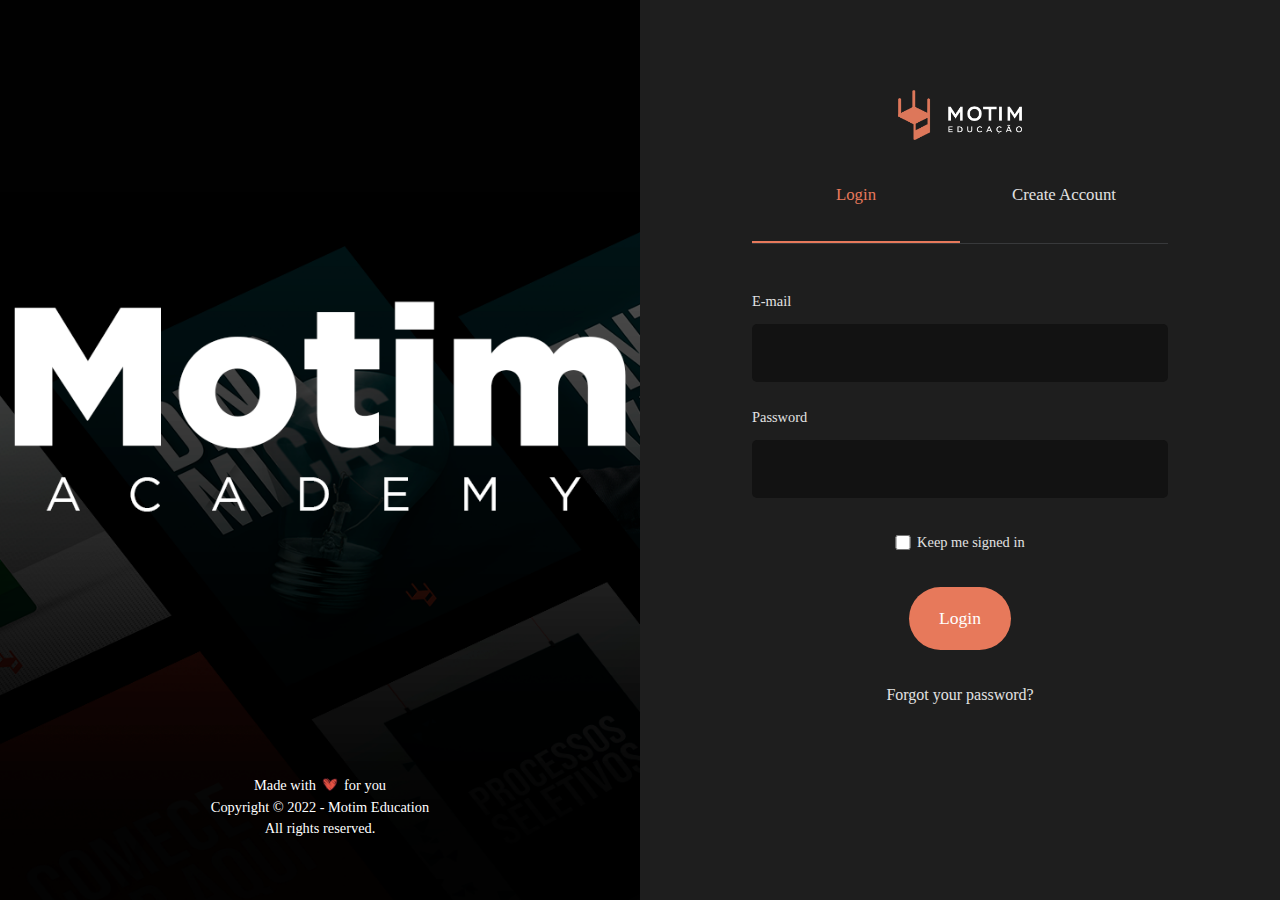
<file: index.html>
<!DOCTYPE html>
<html lang="en">
<head>
    <meta charset="UTF-8">
    <meta http-equiv="X-UA-Compatible" content="IE=edge">
    <meta name="viewport" content="width=device-width, initial-scale=1.0">
    <title>Login - Motim Educação LTDA</title>
    <link href="./css/index.css" rel="stylesheet">
</head>
<body>
    <main>
        <div class="Background">
            <span>Made with</span>
            <img id="ImgAmor" src="./imgs/Coracao.png">
            <span>for you</span><br>
            <span id="Rodape"> Copyright © 2022 - Motim Education</span><br>
            <span id="Rodape">All rights reserved.</span>
        </div>
        <div class="Login">
            <img id="Logo" src="./imgs/Logo com texto.webp">
            
            <div id="BotaoSuperior">
                <span class="TextoForm" id="TextoAcessar">Login</span>
                <a href="LoginCriar.html" class="TextoForm">Create Account</a>
            </div>

            <label class="LabelForm" for="email">E-mail</label>
            <input class="CampoForm" id="campoEmail" type="email" name="email">
            <label class="LabelForm" for="senha">Password</label>
            <input class="CampoForm" id="campoSenha" type="password" name="senha">

            <div id="Checkbox">
                <input id="CaixaCheckbox" type="checkbox" name="remember">
                <label id="labelCheckbox">Keep me signed in</label>
            </div>
                
            <a onclick="acessar()">
                <button id="BotaoEntrar" >Login</button>
            </a>

            <a id="BotaoEsqueceu" href="./recuperar.html">Forgot your password?</a>

        </div>
    </main>

    <script src="./login.js"></script>
</body>
</html>
</file>
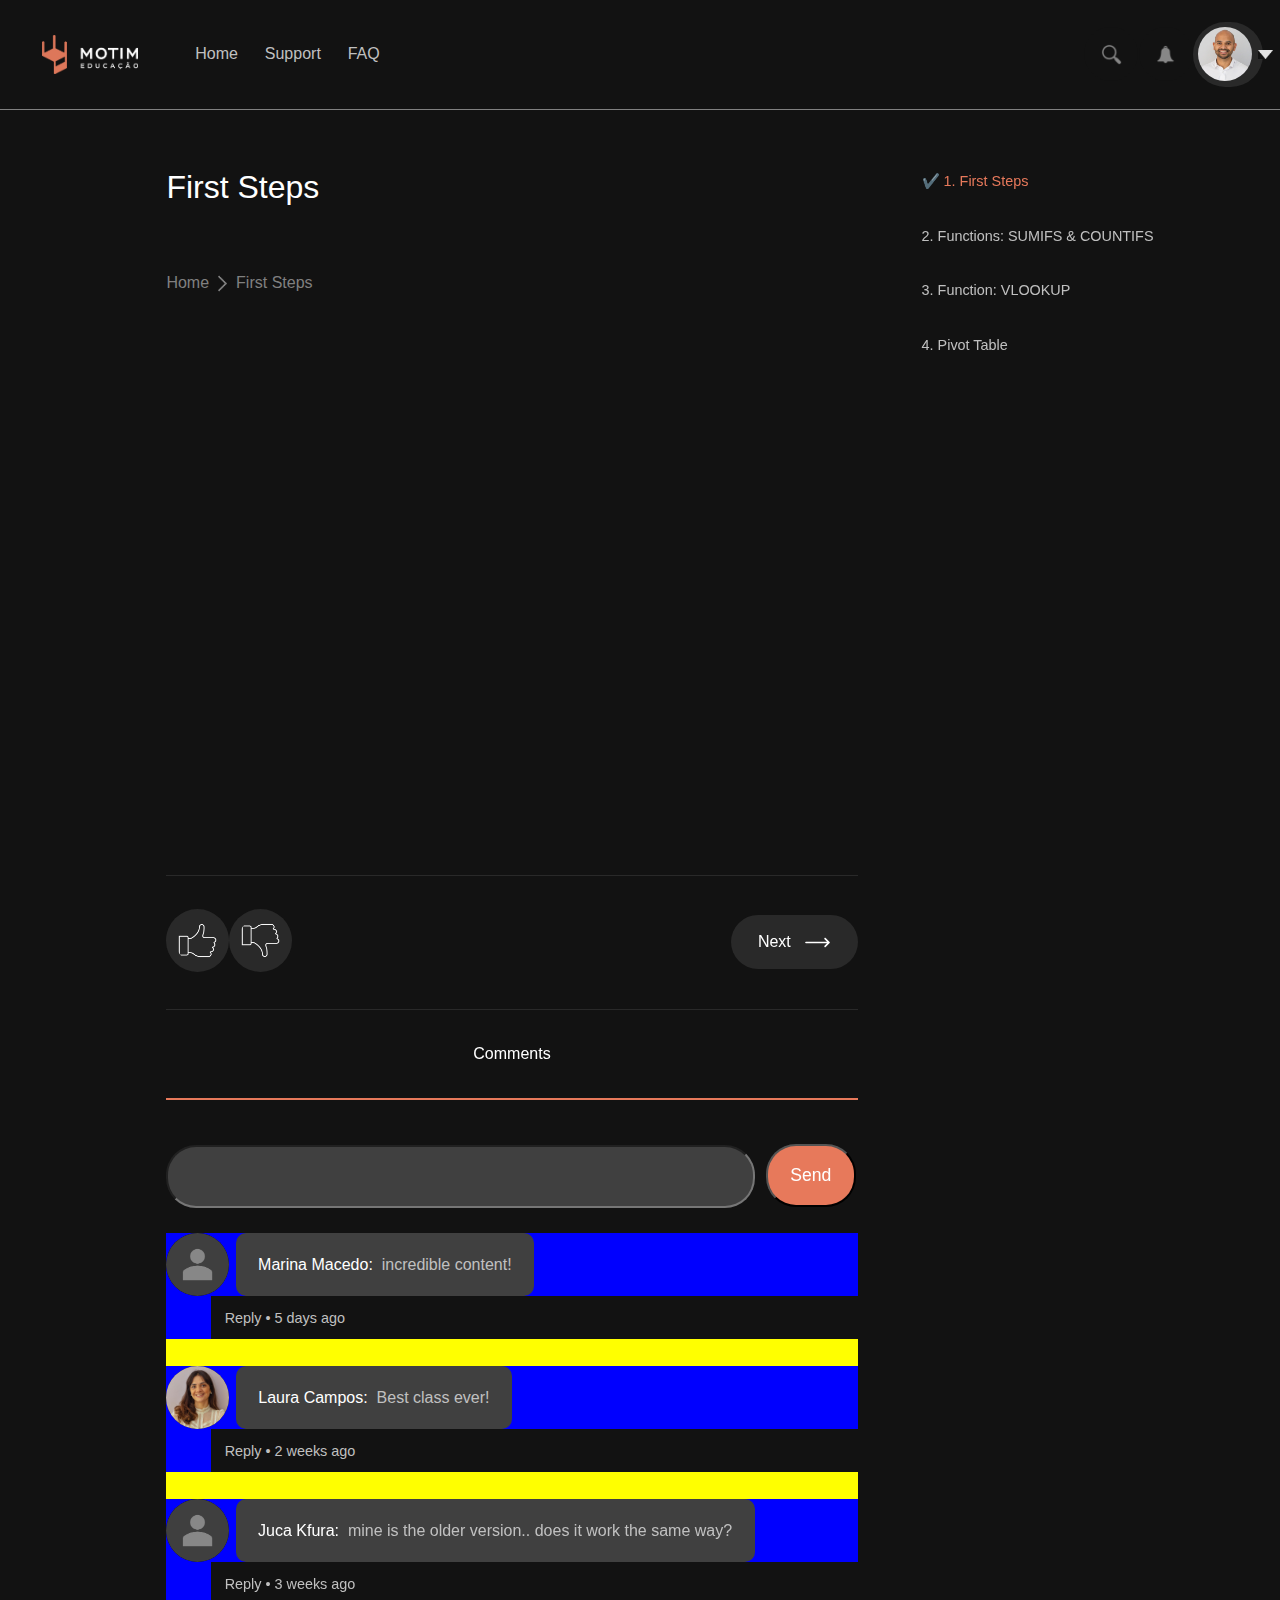
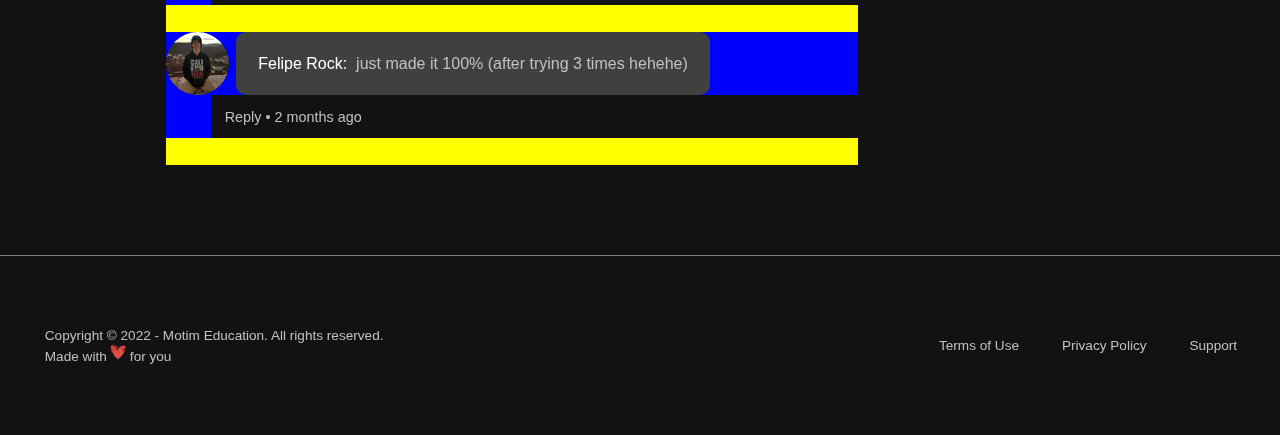
<file: aula1.html>
<!DOCTYPE html>
<html lang="pt-BR">
<head>
    <meta charset="UTF-8">
    <meta http-equiv="X-UA-Compatible" content="IE=edge">
    <meta name="viewport" content="width=device-width, initial-scale=1.0">
    <title>Aulas do Curso</title>
    <link href="./css/aulas.css" rel="stylesheet">
</head>
<body>
    <header>
        <img id="logoSuperior" src="./imgs/Logo com texto.webp">
        <nav id="navSuperior">
            <a class="menuNav" id="SelecaoMenu" href="./Plataforma.html">Home</a>
            <a class="menuNav" href="https://membros.motim.me/area/eu/suporte">Support</a>
            <a class="menuNav" href="https://membros.motim.me/area/eu/faq">FAQ</a>
        </nav>
        <nav id="menuPerfil">
            <div class="FundoIconeNav">
                <img class="IconeNav" src="./imgs/Lupa.png" href="#">
            </div>
            <div class="FundoIconeNav">
                <img class="IconeNav" src="./imgs/Notificacoes.png" href="#">
            </div>

            <a id="iconePerfil" href="./index.html">
                <img id="Perfil" src="./imgs/Perfil.jfif">
                <img id="Seta" src="./imgs/Seta.png">
            </a>
        </nav>
    </header>
    <main>
        <div id="player">
            <h1>First Steps</h1>
            <div id="raiz">
                <a href="./Plataforma.html">
                    <h4 id="raizHome">Home</h4>
                </a>
                <img src="./imgs/Seta Cinza Curta.png" id="setaCurta">
                <a href="./aula1.html">
                    <h4>First Steps</h4>
                </a>
            </div>
            <iframe frameborder="0" scrolling="0" allow="autoplay; accelerometer; encrypted-media; gyroscope; picture-in-picture" class="video-iframe " allowfullscreen="1" id="playerVideo" src="https://player.vimeo.com/video/721038378?" data-ready="true" style="width: 825px; height: 464.062px;"></iframe>
        </div>
        <div id="listaAulas">
            <a id="aulaSelecionada" href="#">✔️ 1. First Steps</a>
            <a class="listaDeAulas" href="./aula2.html">2. Functions: SUMIFS & COUNTIFS</a>
            <a class="listaDeAulas" href="./aula3.html">3. Function: VLOOKUP</a>
            <a class="listaDeAulas" href="./aula4.html">4. Pivot Table</a>
        </div>
    </main>
    <section>
        <div id="controles">
            <div id="avaliar">
                <div>
                    <img id="botaoLike" onclick="curtir()" src="./imgs/Like.png">
                </div>
                <div>
                    <img id="botaoDislike" onclick="descurtir()" src="./imgs/Dislike.png">
                </div>
            </div>
            <div>
                <a id="textoProximo" href="./aula2.html">
                    Next <img src="./imgs/Seta Direita.svg" id="setaProximo">
                </a>
            </div>
        </div>
    </section>
    <section id="sectionComentarios">
        <h3 id="tituloComentarios">Comments</h3>
        <input type="text" name="comentario" class="campoComentario">
        <button class="botaoEnviar" onclick="comentar()">Send</button>

        <div id="secaoComents">
            <div class="caixaComentario" id="coment1" >
                <img src="./imgs/Perfil.png" class="fotoComentario">
                <div class="comentarios">
                    <h4 id="nomeComentario">Marina Macedo:</h4>
                    <p id="textoComentario">&nbsp incredible content!</p>
                </div>
                <button class="responder" onclick="responder()">Reply • 5 days ago</button>
            </div>
            <div class="caixaComentario"id="coment2" >
                <img src="./imgs/Perfil-LauraC.jpg" class="fotoComentario">
                <div class="comentarios">
                    <h4 id="nomeComentario">Laura Campos:</h4>
                    <p id="textoComentario">&nbsp Best class ever!</p>
                </div>
                <button class="responder" onclick="responder()">Reply • 2 weeks ago</button>
            </div>
            <div class="caixaComentario" id="coment3" >
                <img src="./imgs/Perfil.png" class="fotoComentario">
                <div class="comentarios">
                    <h4 id="nomeComentario">Juca Kfura:</h4>
                    <p id="textoComentario">&nbsp mine is the older version.. does it work the same way?</p>
                </div>
                <button class="responder" onclick="responder()">Reply • 3 weeks ago</button>
            </div>
            <div class="caixaComentario" id="coment4" >
                <img src="./imgs/Perfil-FelipeR.jfif" class="fotoComentario">
                <div class="comentarios">
                    <h4 id="nomeComentario">Felipe Rock:</h4>
                    <p id="textoComentario">&nbsp just made it 100% (after trying 3 times hehehe)</p>
                </div>
                <button class="responder" onclick="responder()">Reply • 2 months ago</button>
            </div>
        </div>
    </section>
    <footer>
        <div id="footer1">
            <span>Copyright © 2022 - Motim Education. All rights reserved.</span><br>
            <span>Made with</span><img id="ImgAmor" src="./imgs/Coracao.png"><span>for you</span>
        </div>

        <div id="footer2">
            <a class="menuInferior" href="https://compliance.cademi.com.br/termos-de-uso?_gl=1*x2xtku*_ga*NzIwNjY3MzQwLjE2NTU2NjkzNTU.*_ga_37GXT4VGQK*MTY1Njg3NDQxNy4zLjEuMTY1Njg3Nzk0Mi4w">Terms of Use</a>        
            <a class="menuInferior" href="https://compliance.cademi.com.br/politica-de-privacidade-lgpd?_gl=1*1twvn9w*_ga*NzIwNjY3MzQwLjE2NTU2NjkzNTU.*_ga_37GXT4VGQK*MTY1Njg3NDQxNy4zLjEuMTY1Njg3Nzk0Mi4w">Privacy Policy</a>
            <a class="menuInferior" href="https://membros.motim.me/area/eu/suporte">Support</a>
        </div>
    </footer>
    <script src="./aulas.js"></script>
</body>
</html>
</file>
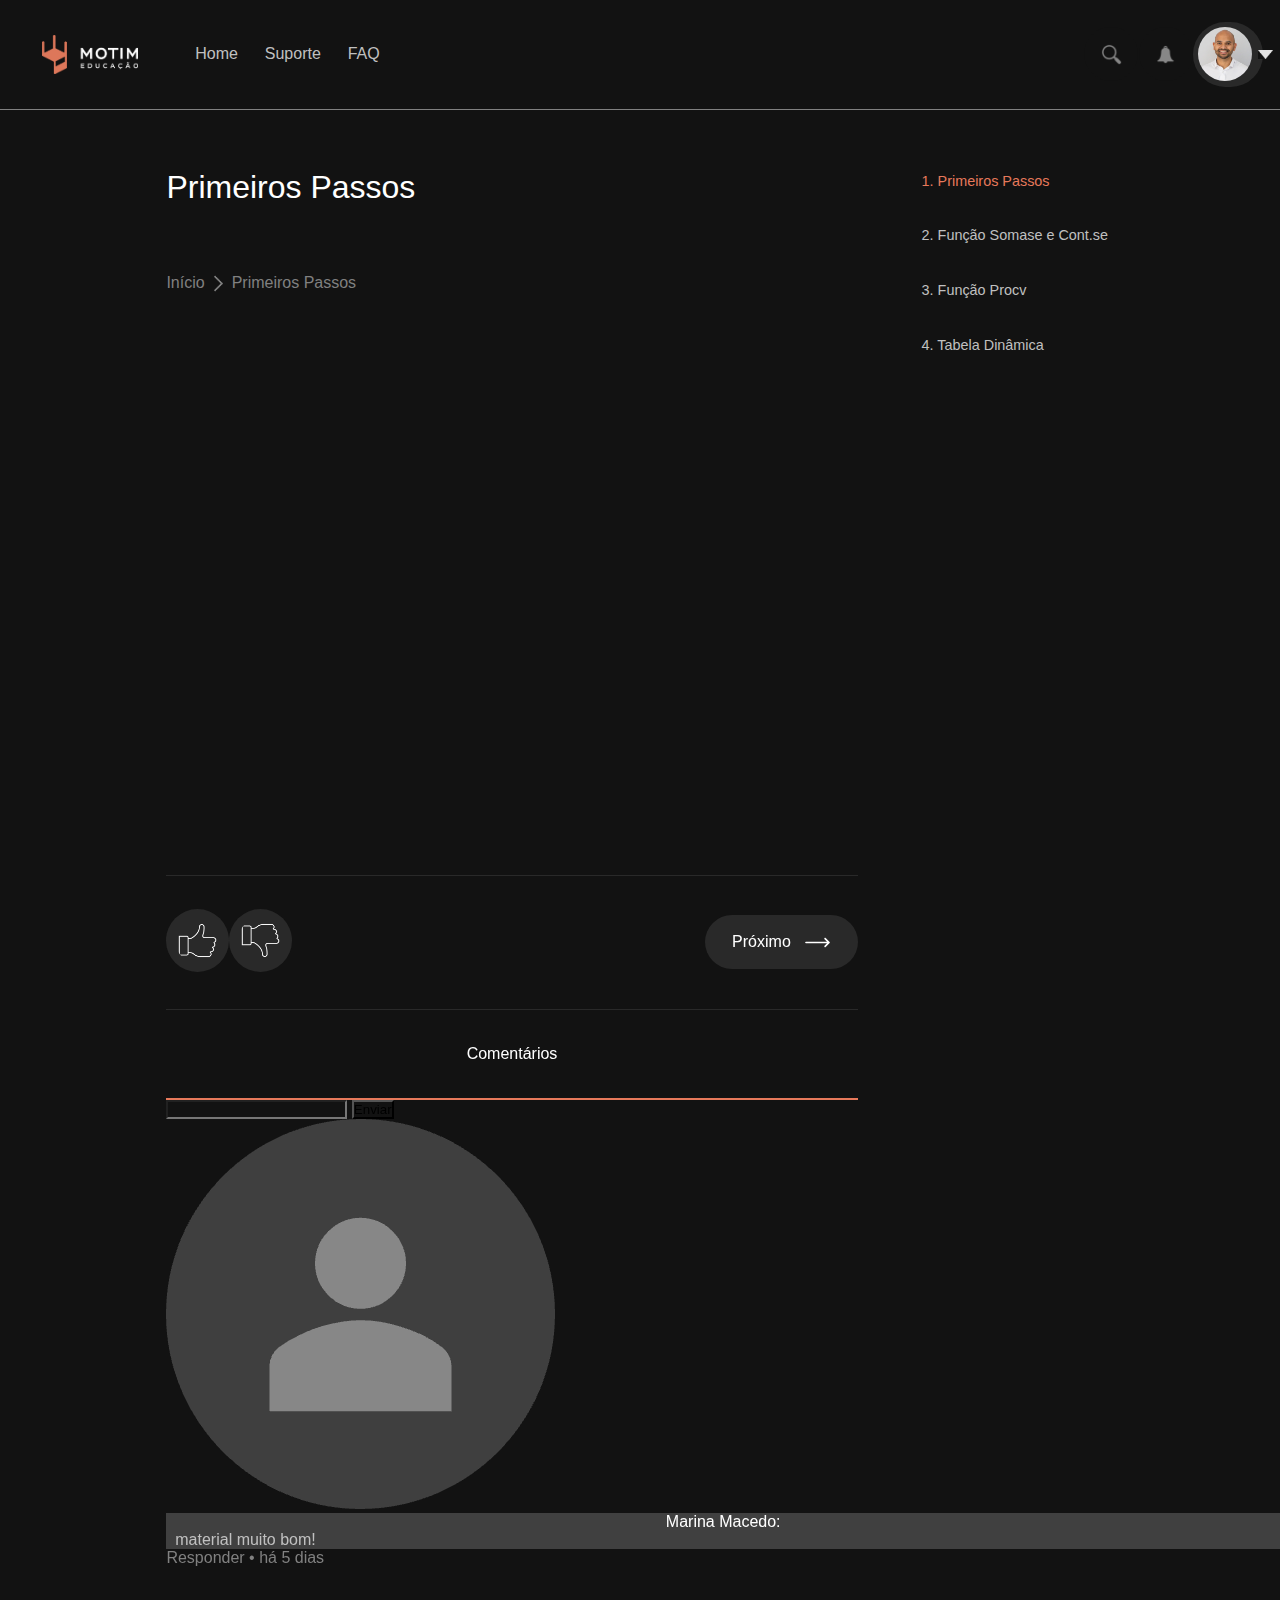
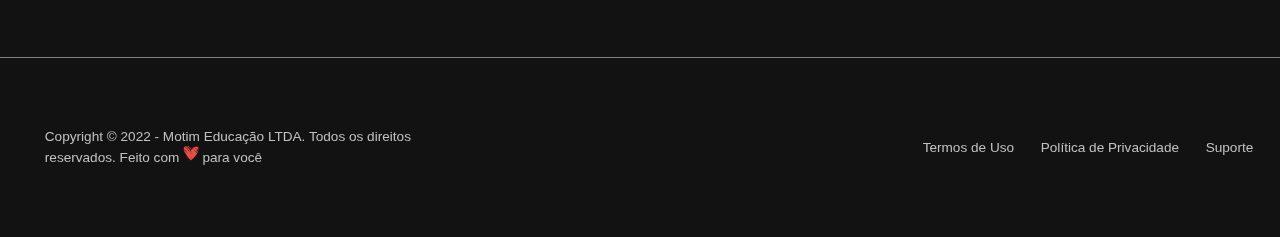
<file: aulas.html>
<!DOCTYPE html>
<html lang="pt-BR">
<head>
    <meta charset="UTF-8">
    <meta http-equiv="X-UA-Compatible" content="IE=edge">
    <meta name="viewport" content="width=device-width, initial-scale=1.0">
    <title>Aulas do Curso</title>
    <link href="./css/aulas.css" rel="stylesheet">
</head>
<body>
    <header>
        <img id="logoSuperior" src="./imgs/Logo com texto.webp">
        <nav id="navSuperior">
            <a class="menuNav" id="SelecaoMenu" href="./Plataforma.html">Home</a>
            <a class="menuNav" href="https://membros.motim.me/area/eu/suporte">Suporte</a>
            <a class="menuNav" href="https://membros.motim.me/area/eu/faq">FAQ</a>
        </nav>
        <nav id="menuPerfil">
            <div class="FundoIconeNav">
                <img class="IconeNav" src="./imgs/Lupa.png" href="#">
            </div>
            <div class="FundoIconeNav">
                <img class="IconeNav" src="./imgs/Notificacoes.png" href="#">
            </div>

            <a id="iconePerfil" href="./index.html">
                <img id="Perfil" src="./imgs/Perfil.jfif">
                <img id="Seta" src="./imgs/Seta.png">
            </a>
        </nav>
</header>
    <main>
        <div id="player">
            <h1>Primeiros Passos</h1>
            <div id="raiz">
                <a href="./Plataforma.html">
                    <h4 id="raizHome">Início</h4>
                </a>
                <img src="./imgs/Seta Cinza Curta.png" id="setaCurta">
                <a href="./aulas.html">
                    <h4>Primeiros Passos</h4>
                </a>
            </div>
            <iframe frameborder="0" scrolling="0" allow="autoplay; accelerometer; encrypted-media; gyroscope; picture-in-picture" class="video-iframe " allowfullscreen="1" id="playerVideo" src="https://player.vimeo.com/video/707751220?" data-ready="true" style="width: 825px; height: 464.062px;"></iframe>
        </div>
        <div id="listaAulas">
            <a id="aulaSelecionada">1. Primeiros Passos</a>
            <a>2. Função Somase e Cont.se</a>
            <a>3. Função Procv</a>
            <a>4. Tabela Dinâmica</a>
        </div>
    </main>
    <section>
        <div id="controles">
            <div id="avaliar">
                <div>
                    <img id="botaoLike" src="./imgs/Like.png">
                </div>
                <div>
                    <img id="botaoDislike" src="./imgs/Dislike.png">
                </div>
            </div>
            <div id="botaoProximo">
                <a id="textoProximo">
                    Próximo <img src="./imgs/Seta Direita.svg" id="setaProximo">
                </a>
            </div>
        </div>
    </section>
    <section id="sectionComentarios">
        <h3 id="tituloComentarios">Comentários</h3>
        <input type="text" name="comentario" id="campoComentario">
        <input type="button" value="Enviar" id="botaoEnviar">
        <div id="caixaComentario">
            <img src="./imgs/Perfil.png" id="fotoComentario">
            <div id="comentarios">
                <h4 id="nomeComentario">Marina Macedo:</h4>
                <p id="textoComentario">&nbsp material muito bom!</p>
            </div>
            <p id="responder">Responder • há 5 dias</pi>
        </div>
    </section>
    <footer>
        <div id="footer1">
            <span>Copyright © 2022 - Motim Educação LTDA. Todos os direitos reservados.</span>
            <span>Feito com</span><img id="ImgAmor" src="./imgs/Coracao.png"><span>para você</span>
        </div>

        <div id="footer2">
            <a id="menuInferior" href="https://compliance.cademi.com.br/termos-de-uso?_gl=1*x2xtku*_ga*NzIwNjY3MzQwLjE2NTU2NjkzNTU.*_ga_37GXT4VGQK*MTY1Njg3NDQxNy4zLjEuMTY1Njg3Nzk0Mi4w">Termos de Uso</a>        
            <a id="menuInferior" href="https://compliance.cademi.com.br/politica-de-privacidade-lgpd?_gl=1*1twvn9w*_ga*NzIwNjY3MzQwLjE2NTU2NjkzNTU.*_ga_37GXT4VGQK*MTY1Njg3NDQxNy4zLjEuMTY1Njg3Nzk0Mi4w">Política de Privacidade</a>
            <a id="menuInferior" href="https://membros.motim.me/area/eu/suporte">Suporte</a>
        </div>
    </footer>
</body>
</html>
</file>
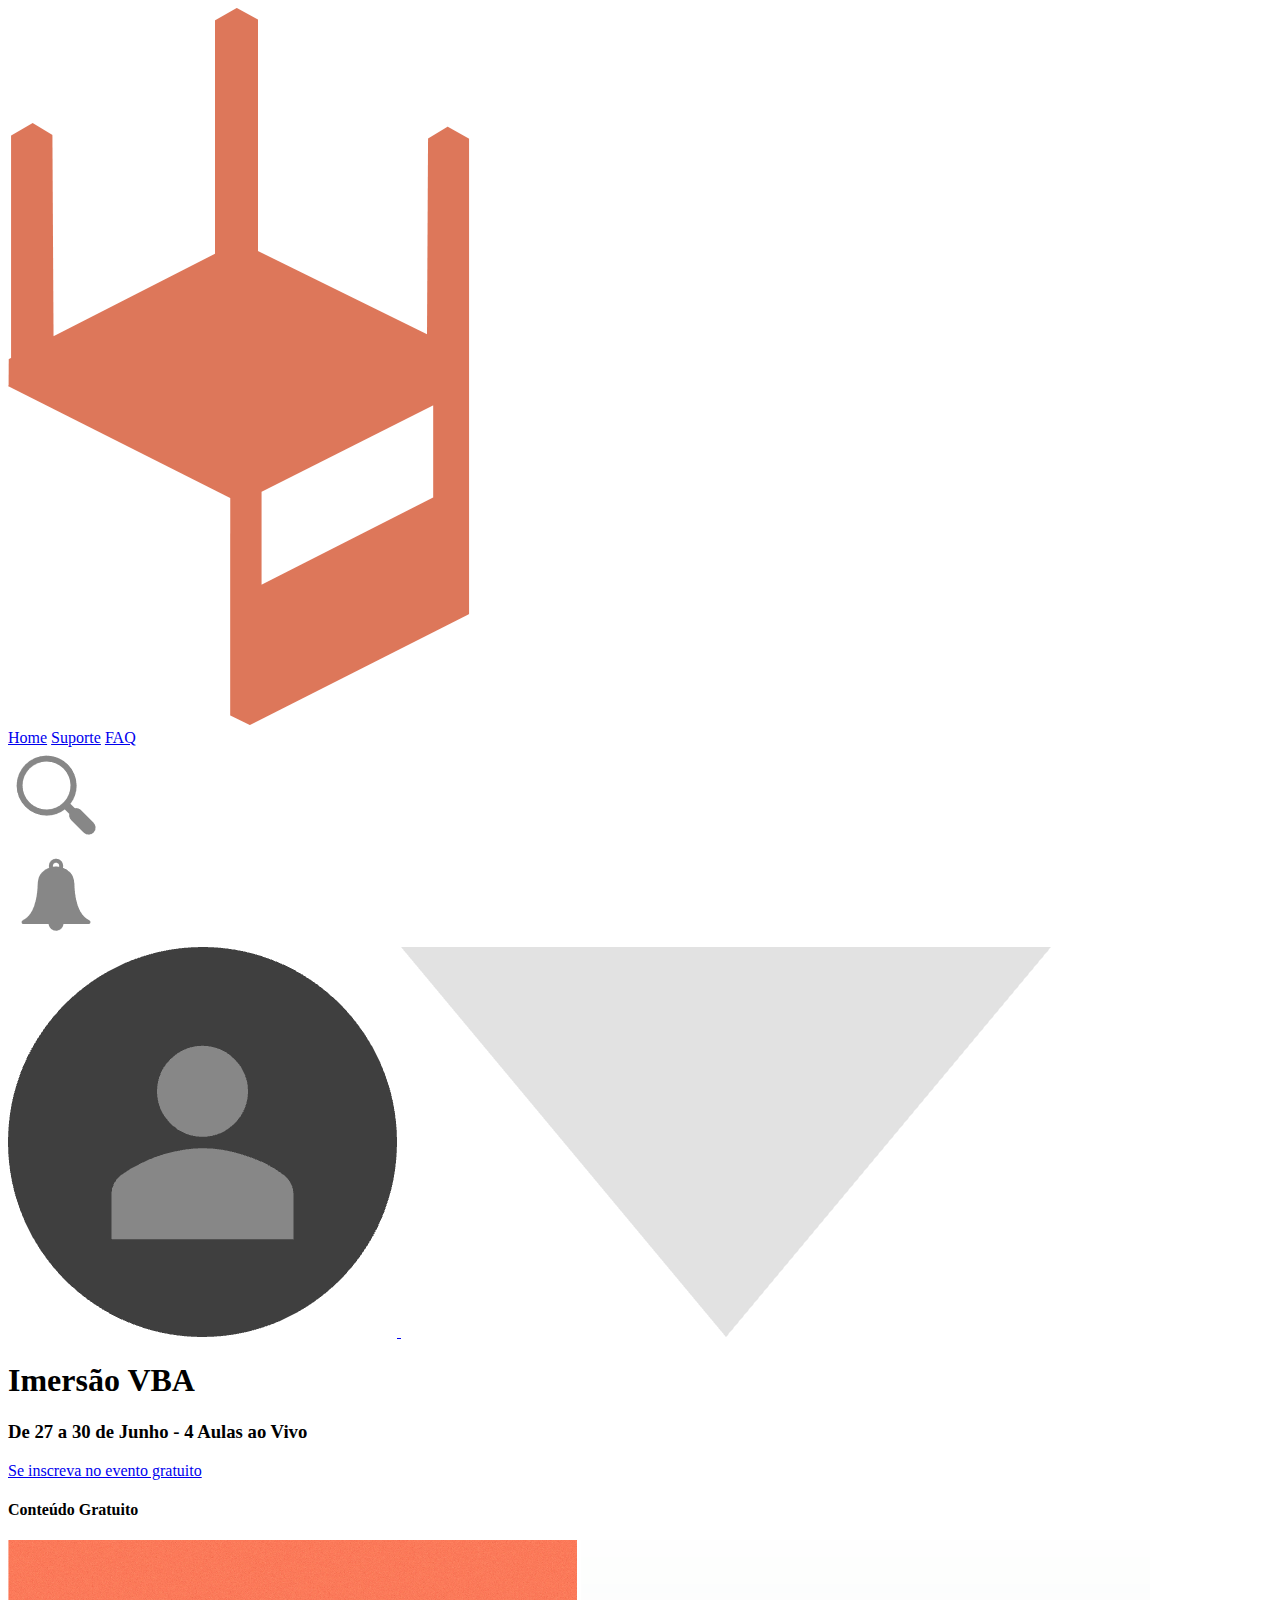
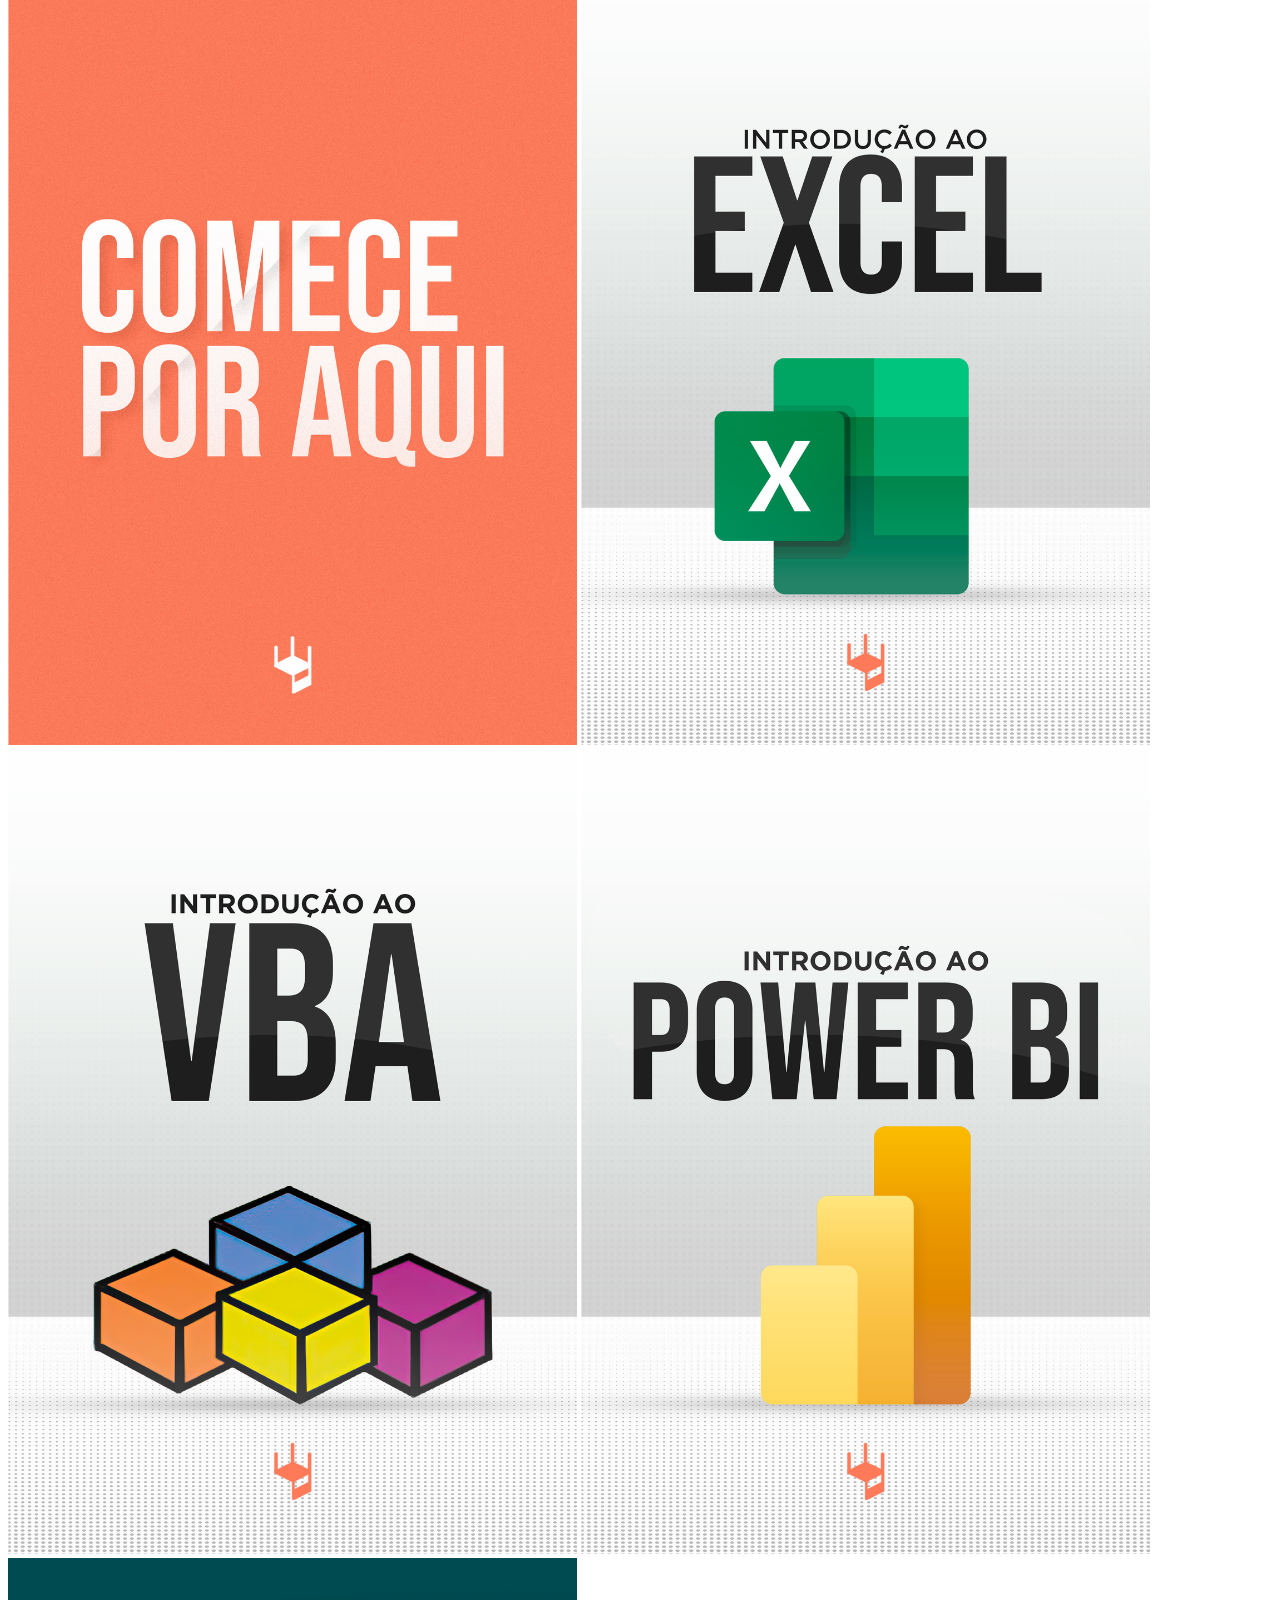
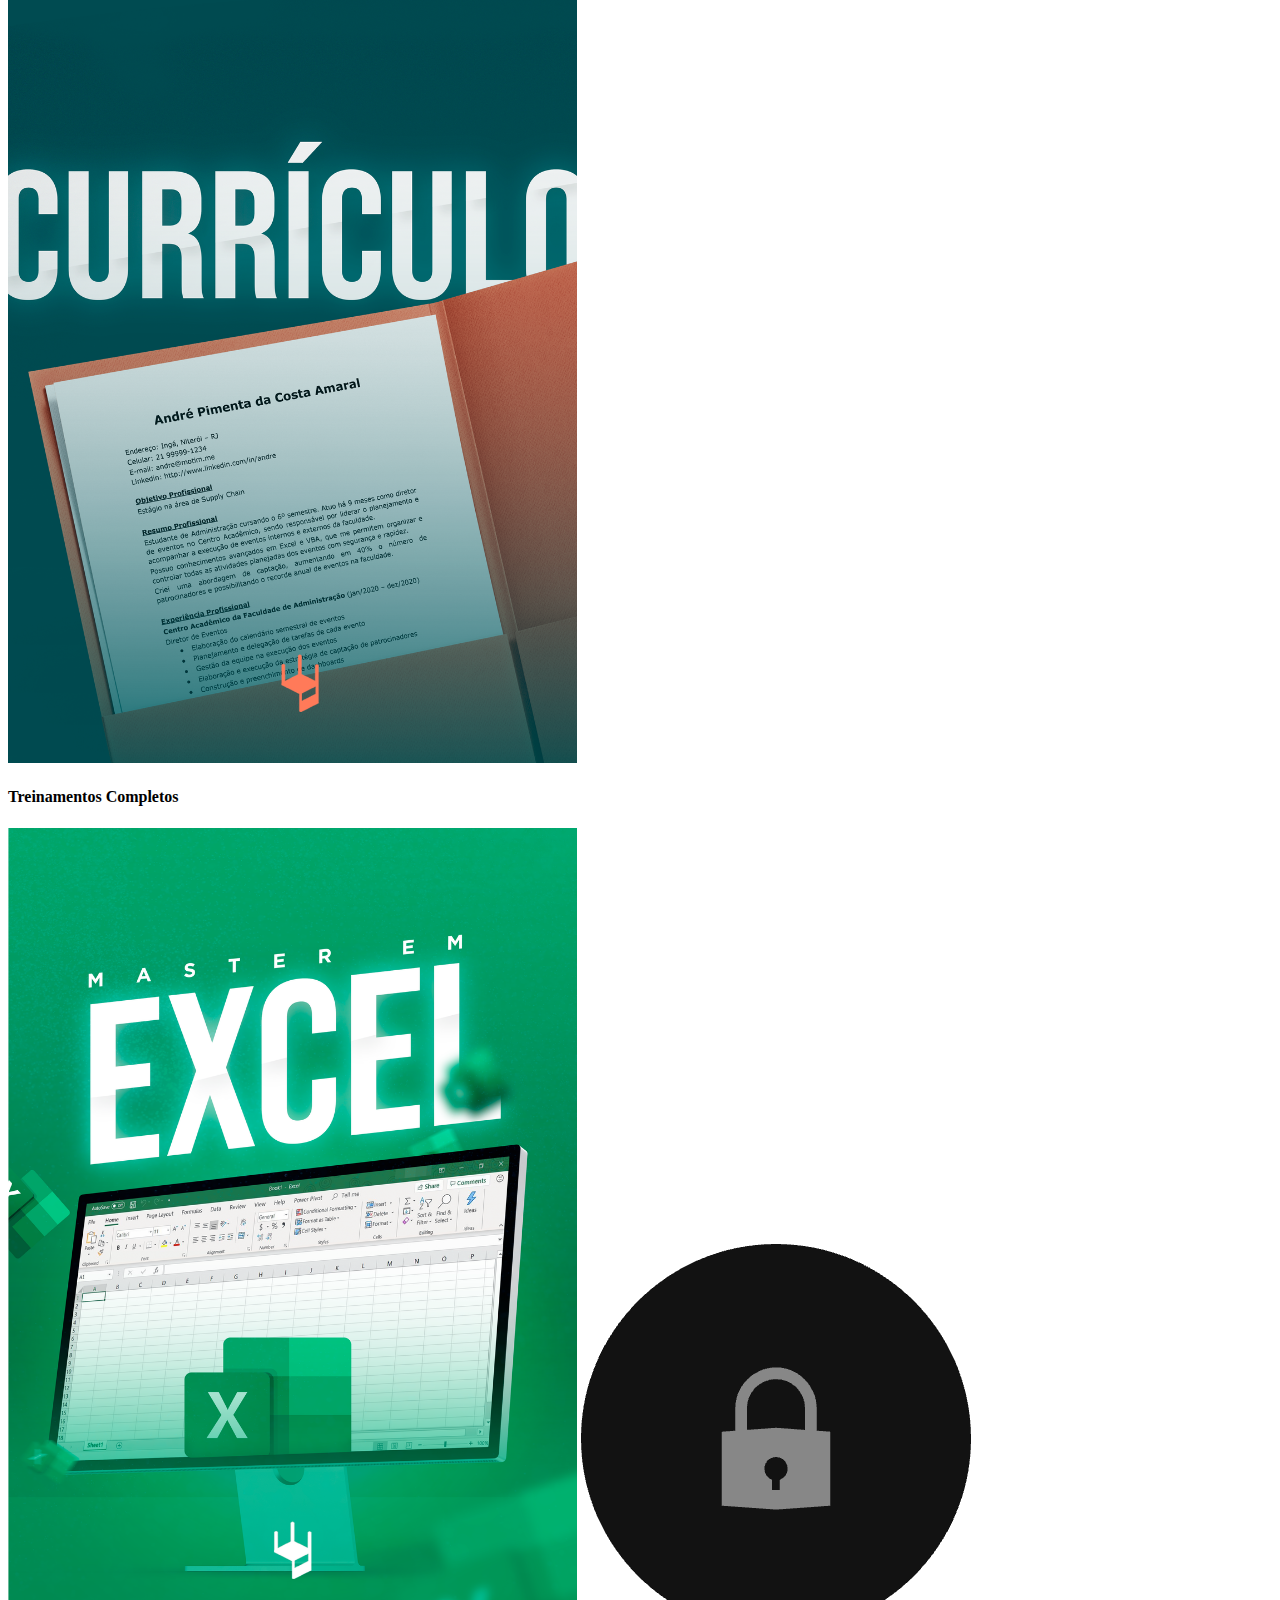
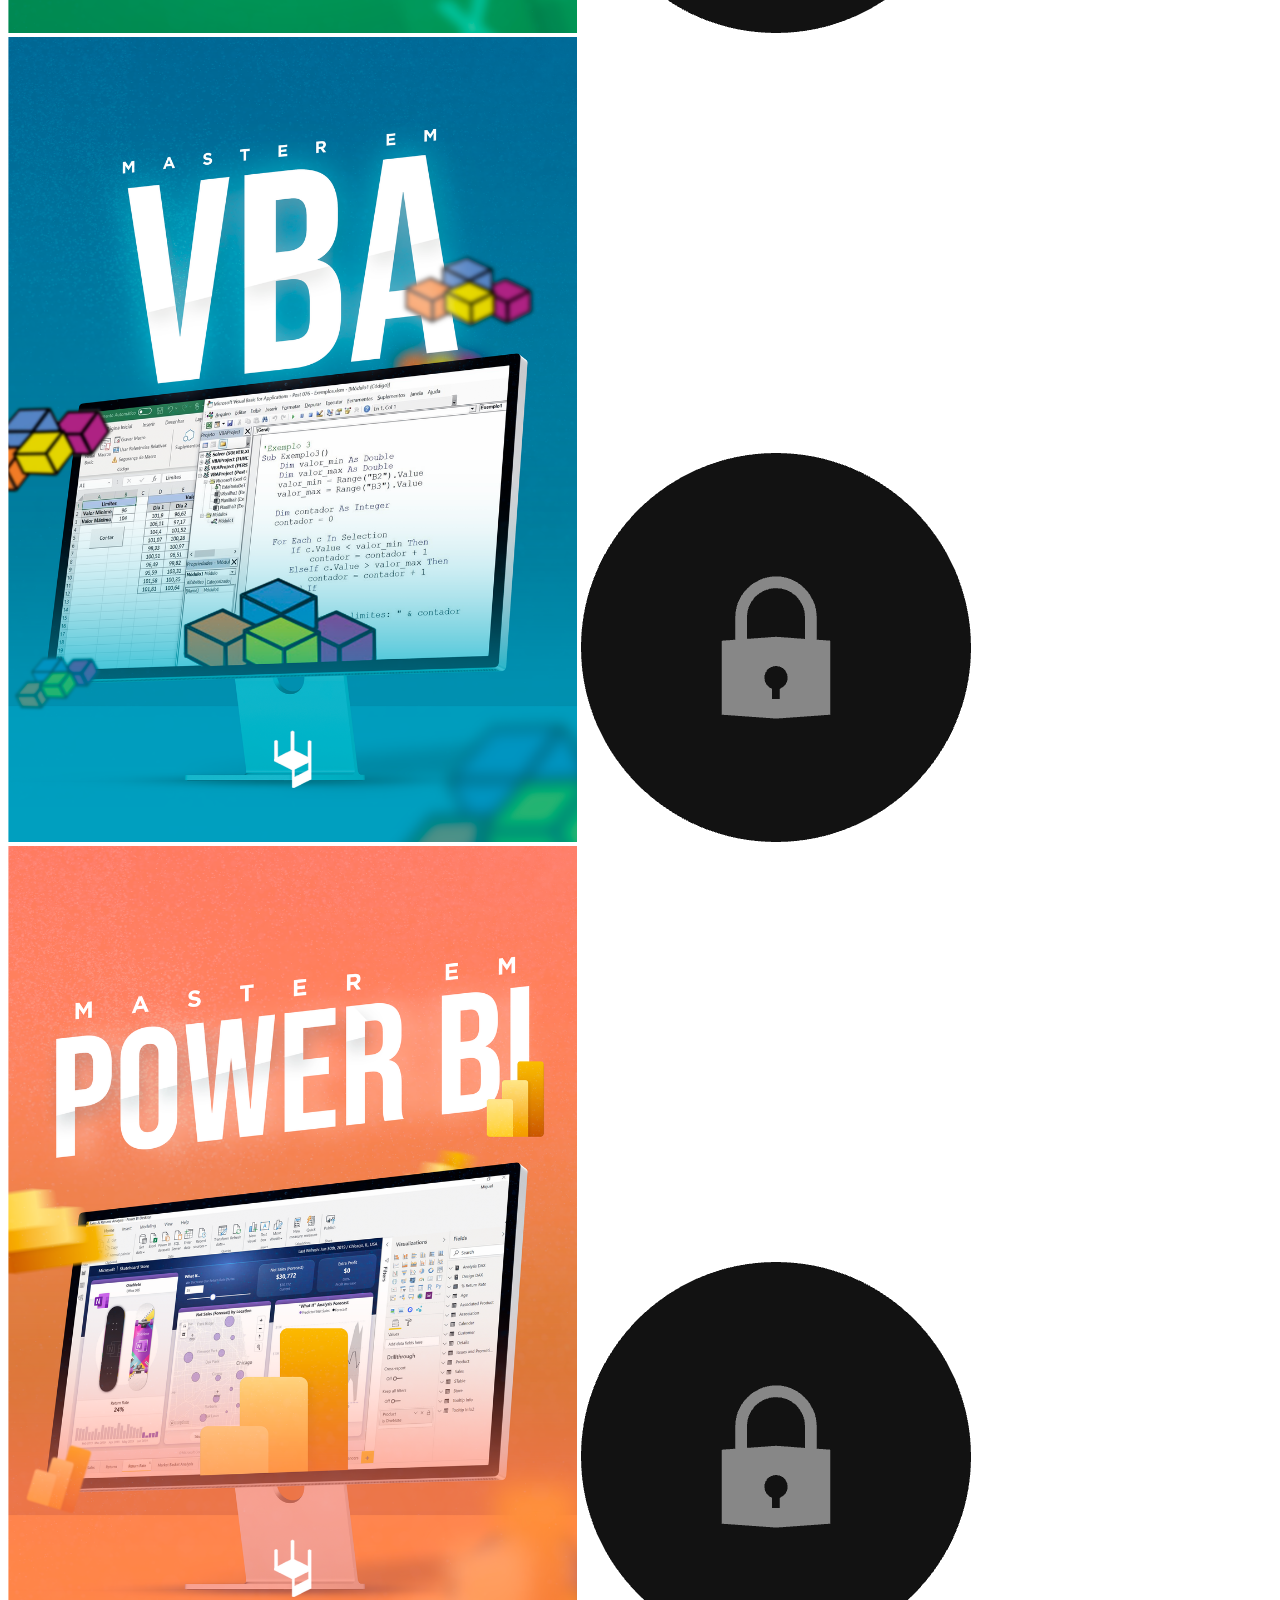
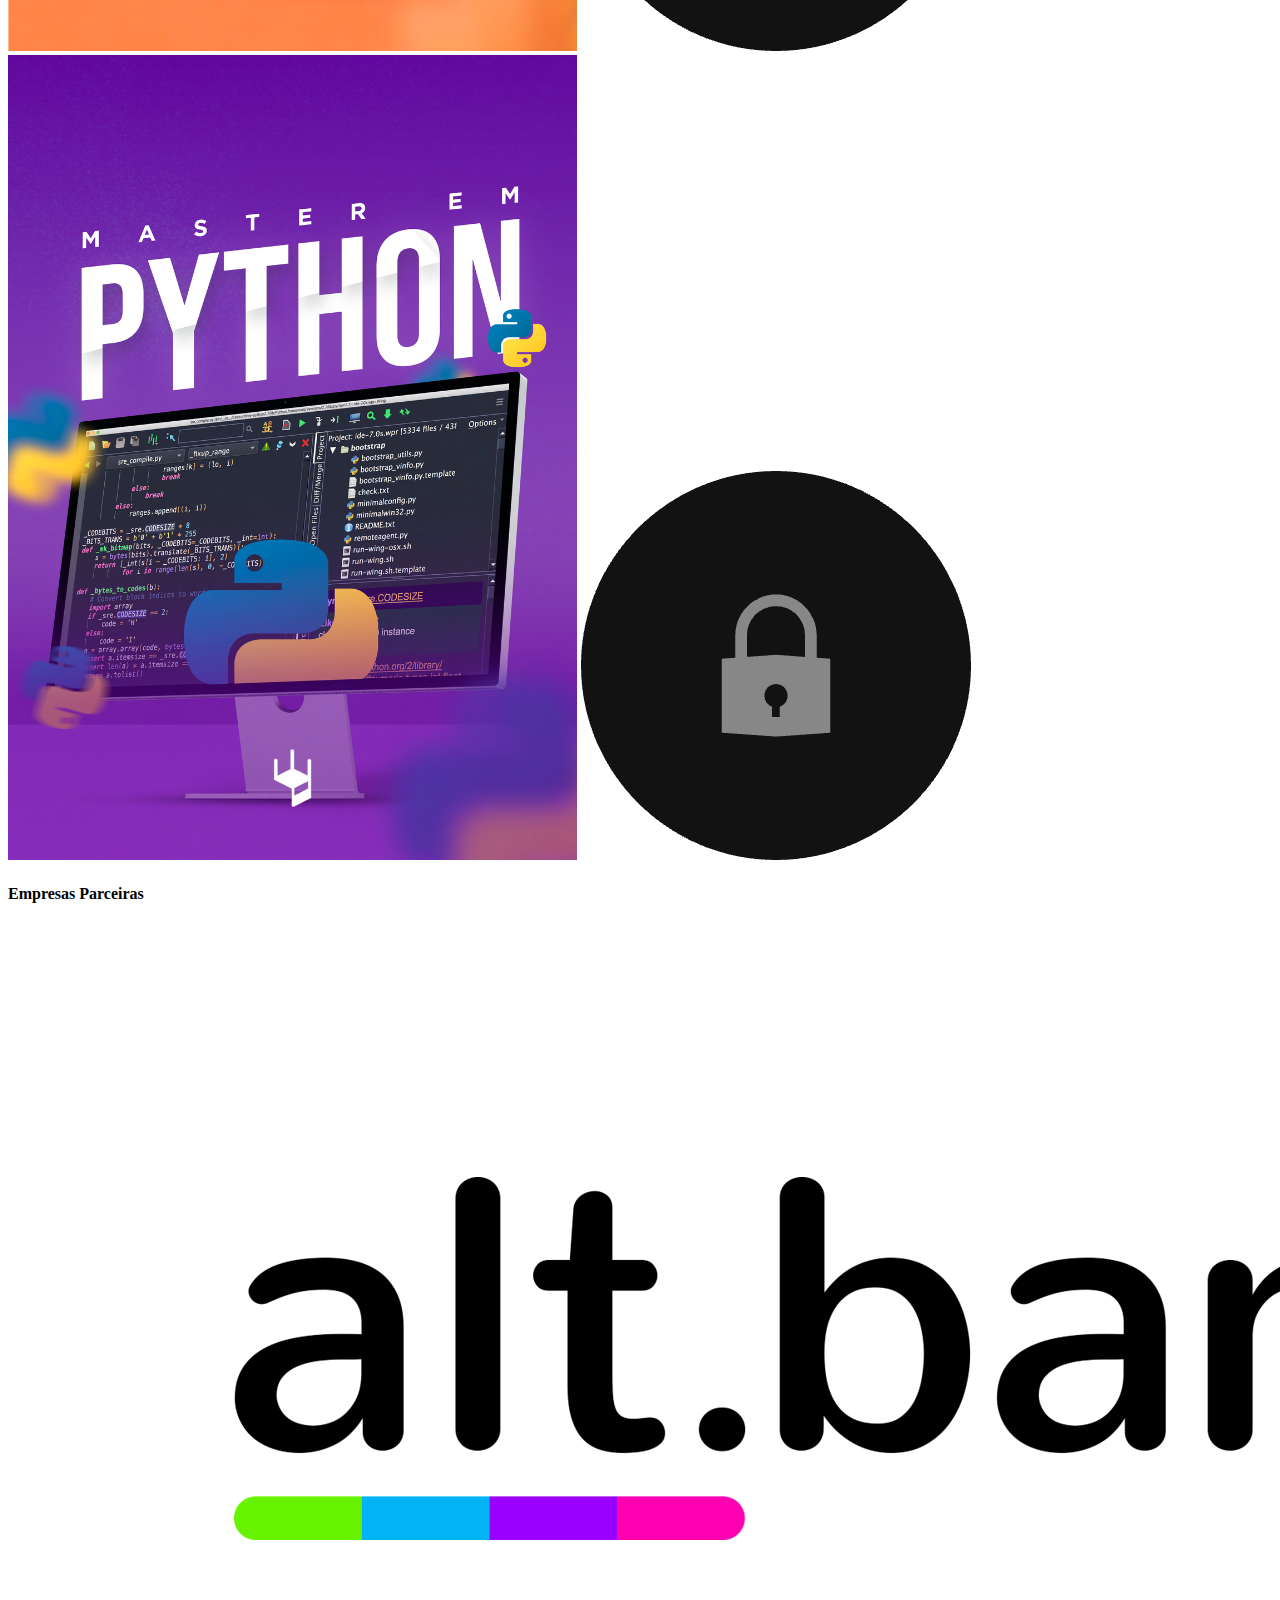
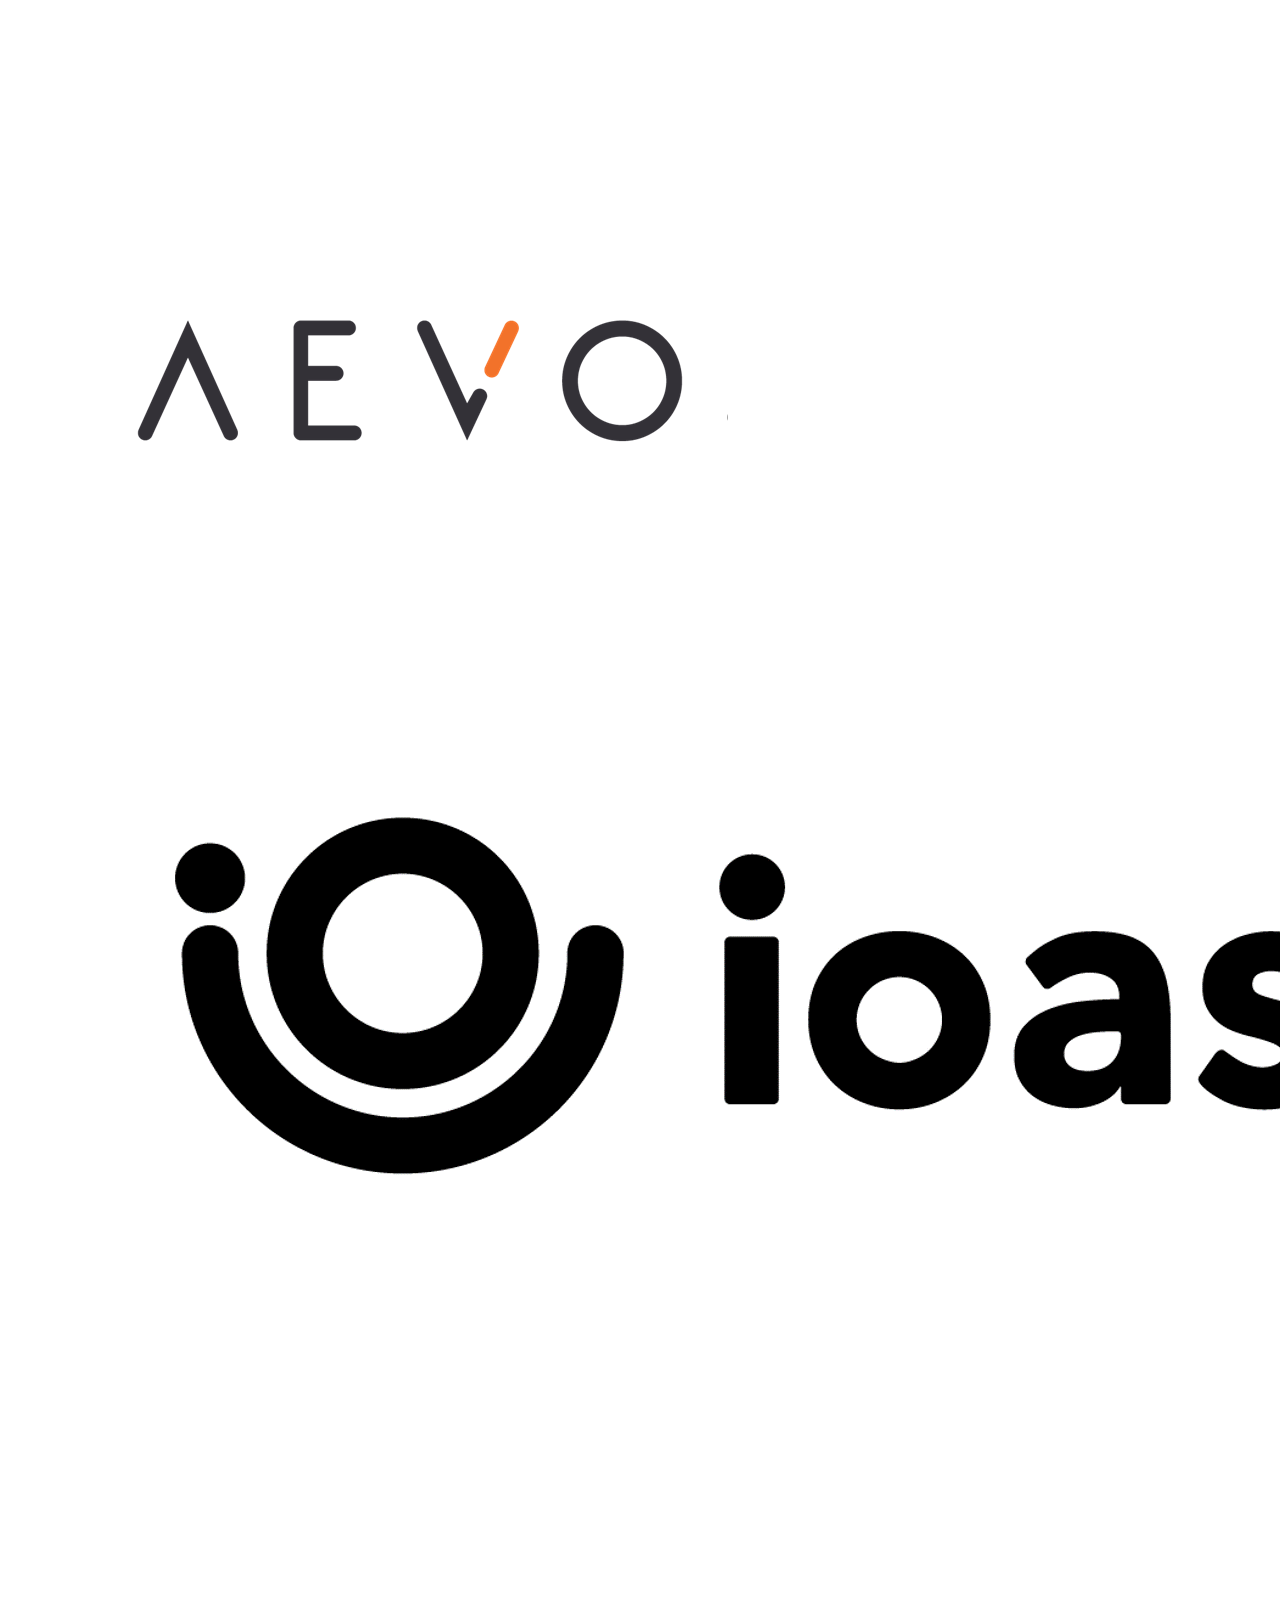
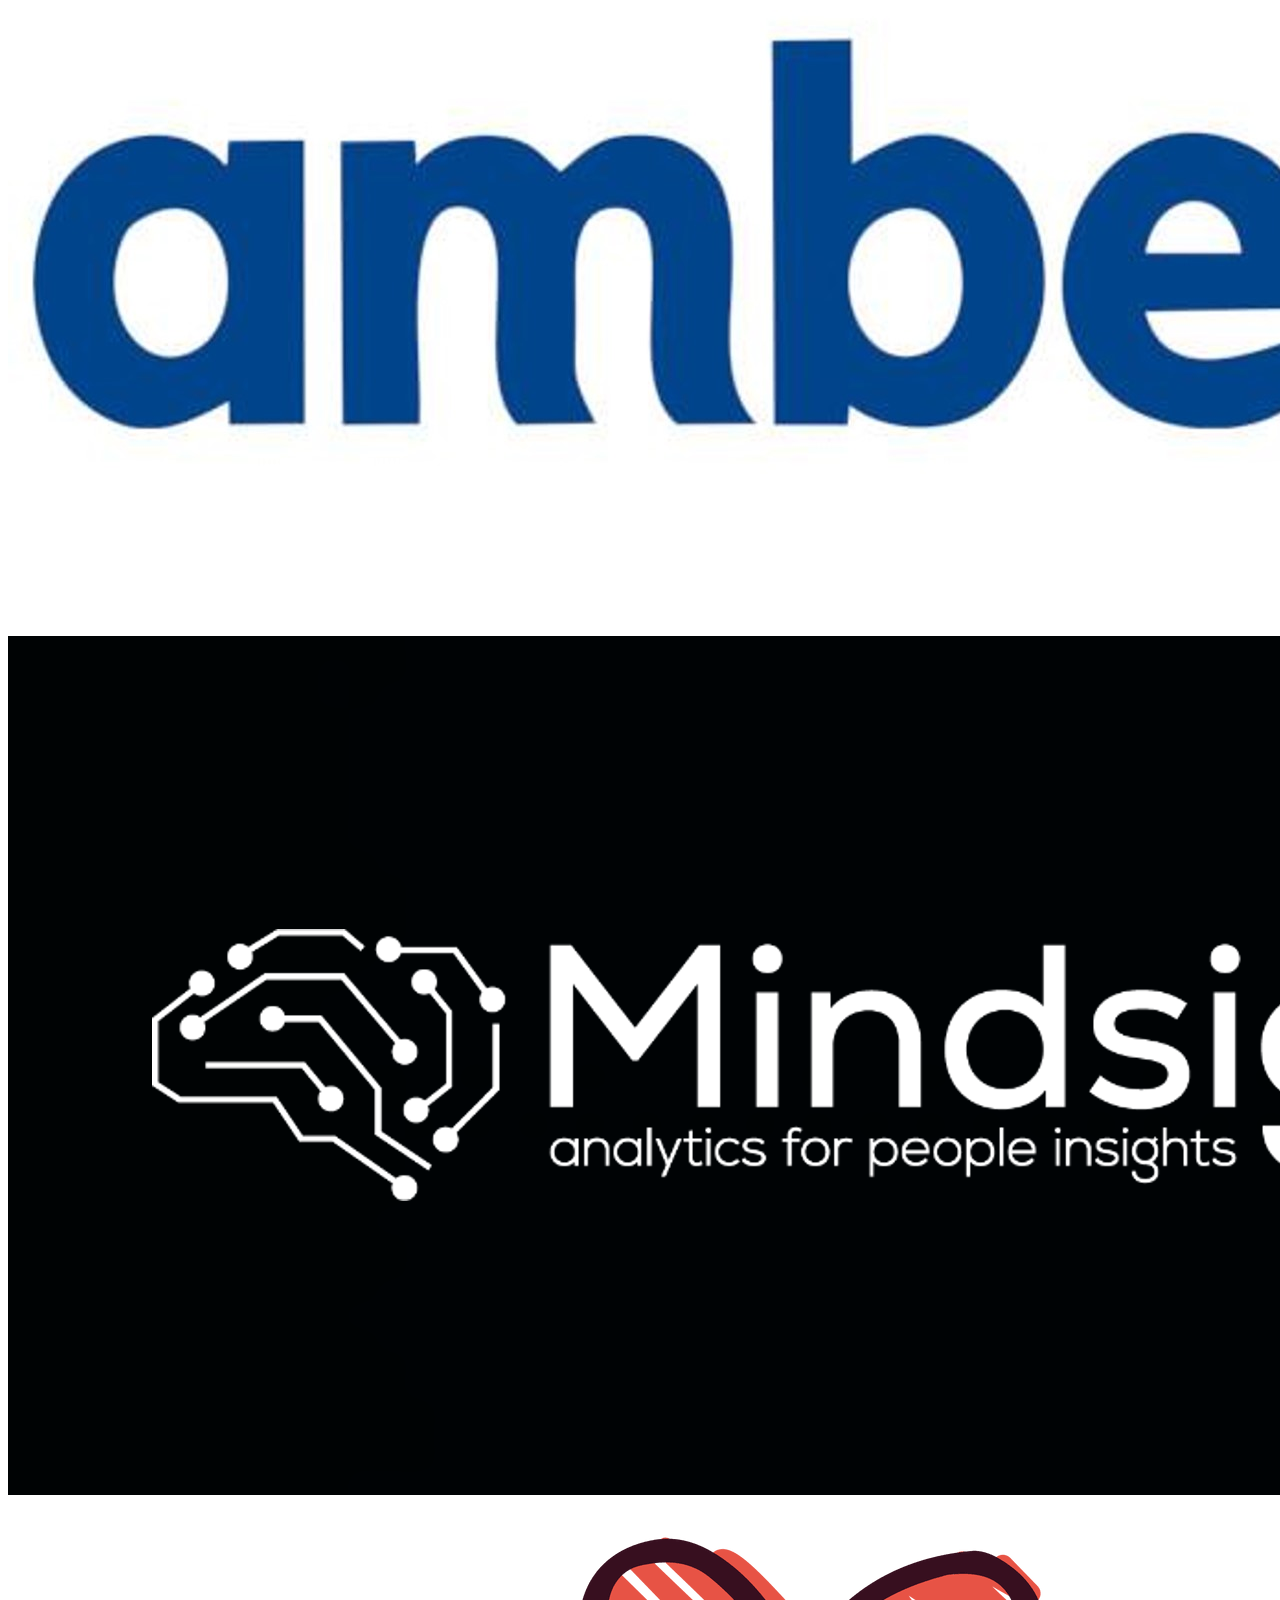
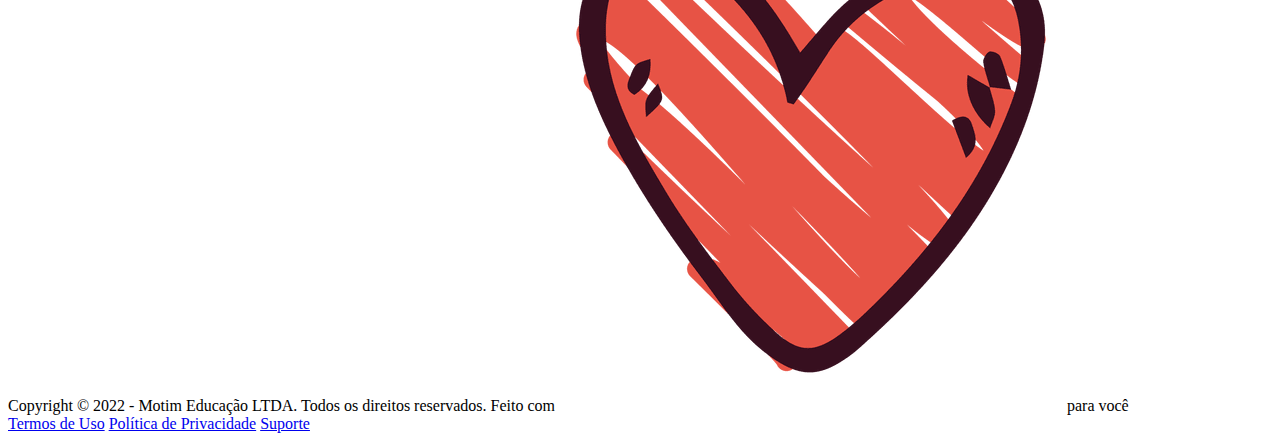
<file: Home.html>
<!DOCTYPE html>
<html lang="en">
<head>
    <meta charset="UTF-8">
    <meta http-equiv="X-UA-Compatible" content="IE=edge">
    <meta name="viewport" content="width=device-width, initial-scale=1.0">
    <title>Motim Academy</title>
    <link href="./css/Home.css" rel="stylesheet">
</head>
<body>
    <header>
        <div class="Caixa1Header">
            <img id="LogoSuperior" src="./imgs/Logo com texto.webp">
            <nav>
                <a class="MenuNav" id="SelecaoMenu" href="#">Home</a>
                <a class="MenuNav" href="https://membros.motim.me/area/eu/suporte">Suporte</a>
                <a class="MenuNav" href="https://membros.motim.me/area/eu/faq">FAQ</a>
            </nav>
        </div>

        <div class="Caixa2Header">
            <nav id="MenuPerfil">
                <div class="FundoIconeNav">
                    <img class="IconeNav" src="./imgs/Lupa.png" href="#">
                </div>
                <div class="FundoIconeNav">
                    <img class="IconeNav" src="./imgs/Notificacoes.png" href="#">
                </div>

                <a id="IconePerfil" href="./LoginAcessar.html">
                    <img id="Perfil" src="./imgs/Perfil.png">
                    <img id="Seta" src="./imgs/Seta.png">
                </a>
            </nav>
        </div>
    </header>

    <main>
        <div id="MenuMain">
            <h1 id="TituloMain">Imersão VBA</h1>
            <h3 id="DescricaoMain">De 27 a 30 de Junho - 4 Aulas ao Vivo</h3>
            <a id="BotaoMain" href="https://www.motim.me/imersaovba">Se inscreva no evento gratuito</a>
        </div>
    </main>

    <section id="SecaoVitrines">

        <!-- Vitrine de conteúdos gratuitos-->
        <h4 class="TitulosVitrines">Conteúdo Gratuito</h4>
        <a class="BotaoCurso">
            <img src="./imgs/Curso1.png" class="Cursos" id="PrimeiroCurso">
        </a> 
        <a class="BotaoCurso">
            <img src="./imgs/Curso2.png" class="Cursos">
        </a>
        <a class="BotaoCurso">
            <img src="./imgs/Curso3.png" class="Cursos">
        </a>
        <a class="BotaoCurso">
            <img src="./imgs/Curso4.png" class="Cursos">
        </a>
        <a class="BotaoCurso">
            <img src="./imgs/Curso5.png" class="Cursos">
        </a>

        <!-- Vitrine de Treinamentos Completos (Master)-->
        <h4 class="TitulosVitrines">Treinamentos Completos</h4>
        <a class="BotaoCurso">
            <img src="./imgs/Completo1.png" class="Cursos" id="PrimeiroCurso">
            <img src="./imgs/IconeCadeado.png" class="IconeCadeado" id="PrimeiroCadeado">
        </a>
        <a class="BotaoCurso">
            <img src="./imgs/Completo2.png" class="Cursos">
            <img src="./imgs/IconeCadeado.png" class="IconeCadeado">
        </a>
        <a class="BotaoCurso">
            <img src="./imgs/Completo3.png" class="Cursos">
            <img src="./imgs/IconeCadeado.png" class="IconeCadeado">
        </a>
        <a class="BotaoCurso">
            <img src="./imgs/Completo4.png" class="Cursos">
            <img src="./imgs/IconeCadeado.png" class="IconeCadeado">
        </a>

        <!--Vitrine de Empresas Parceiras do Projeto-->
        <h4 class="TitulosVitrines">Empresas Parceiras</h4>
        <a>
            <img src="./imgs/Empresa1.png" class="Empresas" id="PrimeiroCurso">
        </a>
        <a>
            <img src="./imgs/Empresa2.png" class="Empresas">
        </a>
        <a>
            <img src="./imgs/Empresa3.png" class="Empresas">
        </a>
        <a>
            <img src="./imgs/Empresa4.jpg" class="Empresas">
        </a>
        <a>
            <img src="./imgs/Empresa5.png" class="Empresas">
        </a>

    </section>
    <footer>
        <div id="Footer1">
            <span>Copyright © 2022 - Motim Educação LTDA. Todos os direitos reservados.</span>
            <span>Feito com</span><img id="ImgAmor" src="./imgs/Coracao.png"><span>para você</span>
        </div>

        <div id="Footer2">
            <a href="https://compliance.cademi.com.br/termos-de-uso?_gl=1*x2xtku*_ga*NzIwNjY3MzQwLjE2NTU2NjkzNTU.*_ga_37GXT4VGQK*MTY1Njg3NDQxNy4zLjEuMTY1Njg3Nzk0Mi4w">Termos de Uso</a>
            <a href="https://compliance.cademi.com.br/politica-de-privacidade-lgpd?_gl=1*1twvn9w*_ga*NzIwNjY3MzQwLjE2NTU2NjkzNTU.*_ga_37GXT4VGQK*MTY1Njg3NDQxNy4zLjEuMTY1Njg3Nzk0Mi4w">Política de Privacidade</a>
            <a href="https://membros.motim.me/area/eu/suporte">Suporte</a>
        </div>
    </footer>
</body>
</html>
</file>
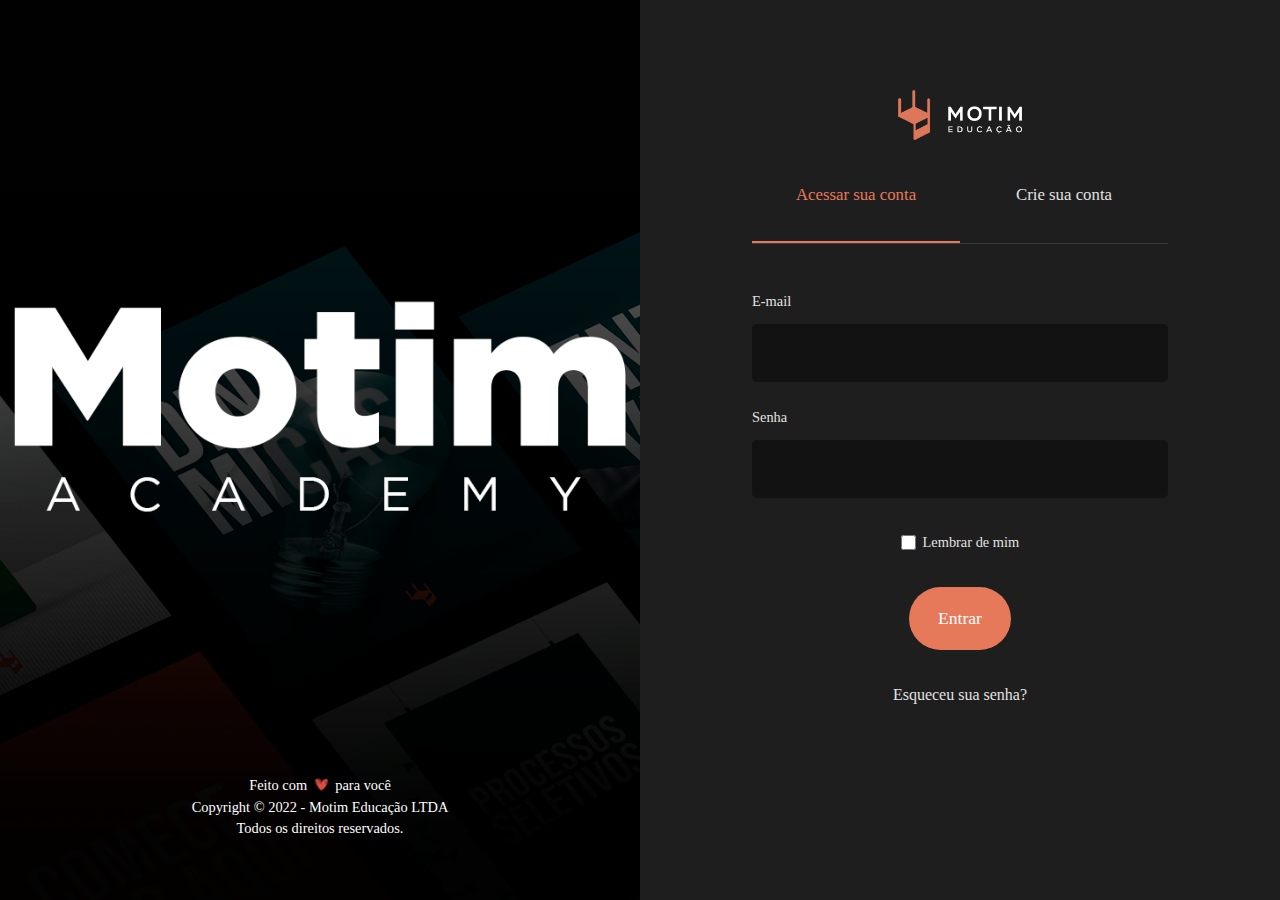
<file: LoginAcessar.html>
<!DOCTYPE html>
<html lang="en">
<head>
    <meta charset="UTF-8">
    <meta http-equiv="X-UA-Compatible" content="IE=edge">
    <meta name="viewport" content="width=device-width, initial-scale=1.0">
    <title>Login - Motim Educação LTDA</title>
    <link href="./css/LoginAcessar.css" rel="stylesheet">
</head>
<body>
    <main>
        <div class="Background">
            <span>Feito com</span>
            <img id="ImgAmor" src="./imgs/Coracao.png">
            <span>para você</span><br>
            <span id="Rodape"> Copyright © 2022 - Motim Educação LTDA</span><br>
            <span id="Rodape">Todos os direitos reservados.</span>
        </div>
        <div class="Login">
            <img id="Logo" src="./imgs/Logo com texto.webp">
            
            <div id="BotaoSuperior">
                <span class="TextoForm" id="TextoAcessar">Acessar sua conta</span>
                <a href="LoginCriar.html" class="TextoForm">Crie sua conta</a>
            </div>

            <label class="LabelForm" for="email">E-mail</label>
            <input class="CampoForm" type="email" name="email">
            <label class="LabelForm" for="senha">Senha</label>
            <input class="CampoForm" type="password" name="senha">

            <div id="Checkbox">
                <input id="CaixaCheckbox" type="checkbox" name="remember">
                <label id="LabelCheckbox">Lembrar de mim</label>
            </div>
                
            <a href="https://membros.motim.me/">
                <button id="BotaoEntrar">Entrar</button>
            </a>

            <a id="BotaoEsqueceu" href="https://motim.me/masterexcel/">Esqueceu sua senha?</a>

        </div>
    </main>
</body>
</html>
</file>
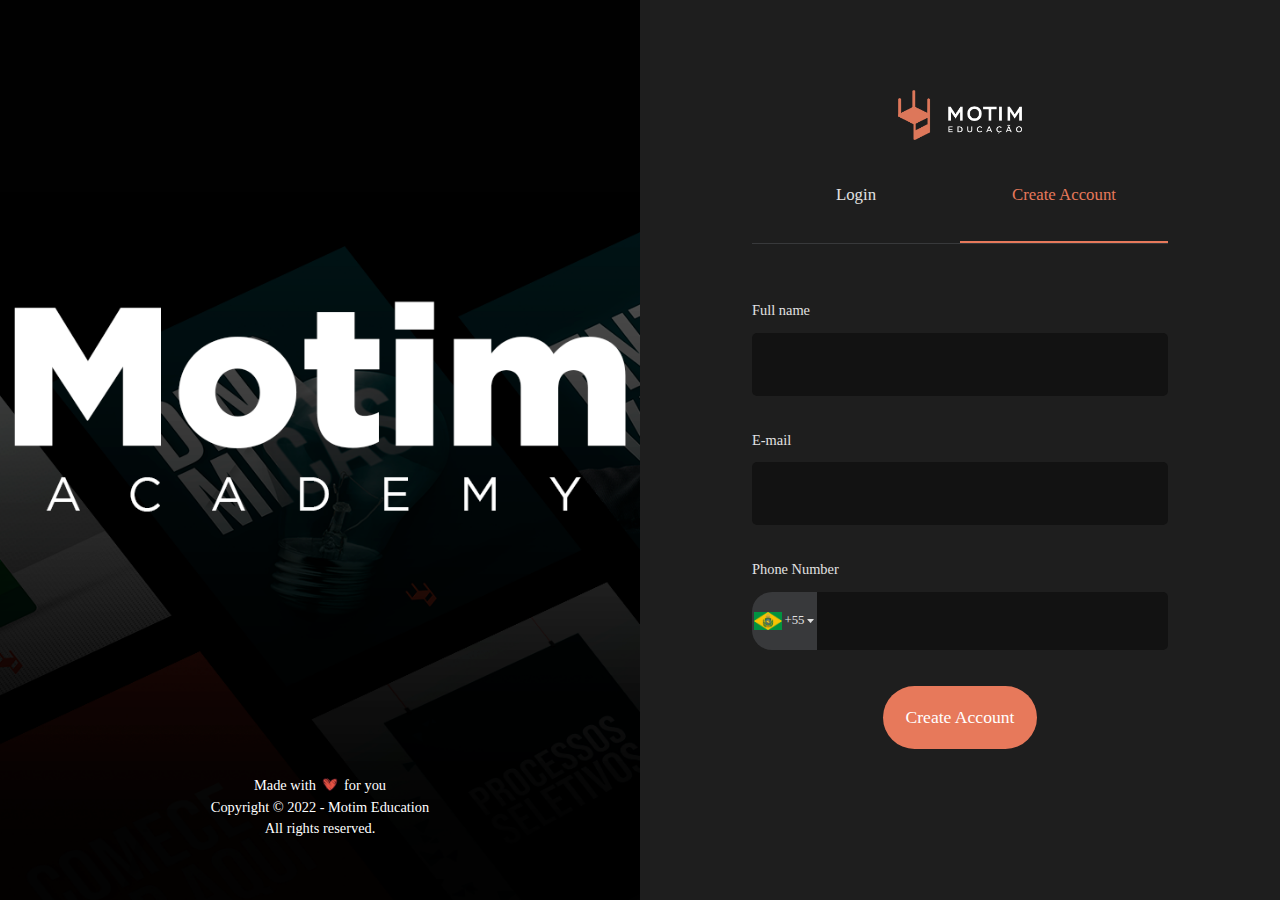
<file: LoginCriar.html>
<!DOCTYPE html>
<html lang="en">
<head>
    <meta charset="UTF-8">
    <meta http-equiv="X-UA-Compatible" content="IE=edge">
    <meta name="viewport" content="width=device-width, initial-scale=1.0">
    <title>Login - Motim Educação LTDA</title>
    <link href="./css/LoginCriar.css" rel="stylesheet">
</head>
<body>
    <main>
        <div class="Background">
            <span>Made with</span>
            <img id="ImgAmor" src="./imgs/Coracao.png">
            <span>for you</span><br>
            <span id="Rodape"> Copyright © 2022 - Motim Education</span><br>
            <span id="Rodape">All rights reserved.</span>
        </div>
        <div class="Login">
            <img id="Logo" src="./imgs/Logo com texto.webp">
            
            <div id="BotaoSuperior">
                <a href="./index.html" class="TextoForm">Login</a>
                <span class="TextoForm" id="TextoAcessar">Create Account</span>
            </div>

            <label class="LabelForm" for="nome">Full name</label>
            <input class="CampoForm" id="criarNome" type="text" name="nome">
            <label class="LabelForm" for="email">E-mail</label>
            <input class="CampoForm" id="criarEmail" type="email" name="email">
            
            <label class="LabelForm" for="telefone">Phone Number</label>
            <div id="CampoTelefone">
                <div id="country" onclick="selectCountry()">
                    <img class="flag" src="./imgs/Bandeira.webp">
                    <span>+55</span>
                    <img id="Seta" src="./imgs/Seta.png">
                </div>
                <input id="Telefone" type="number" name="telefone">
            </div>
                
            <button id="BotaoCriar" onclick="criarConta()">Create Account</button>

        </div>
    </main>
    <script src="./login.js"></script>
</body>
</html>
</file>
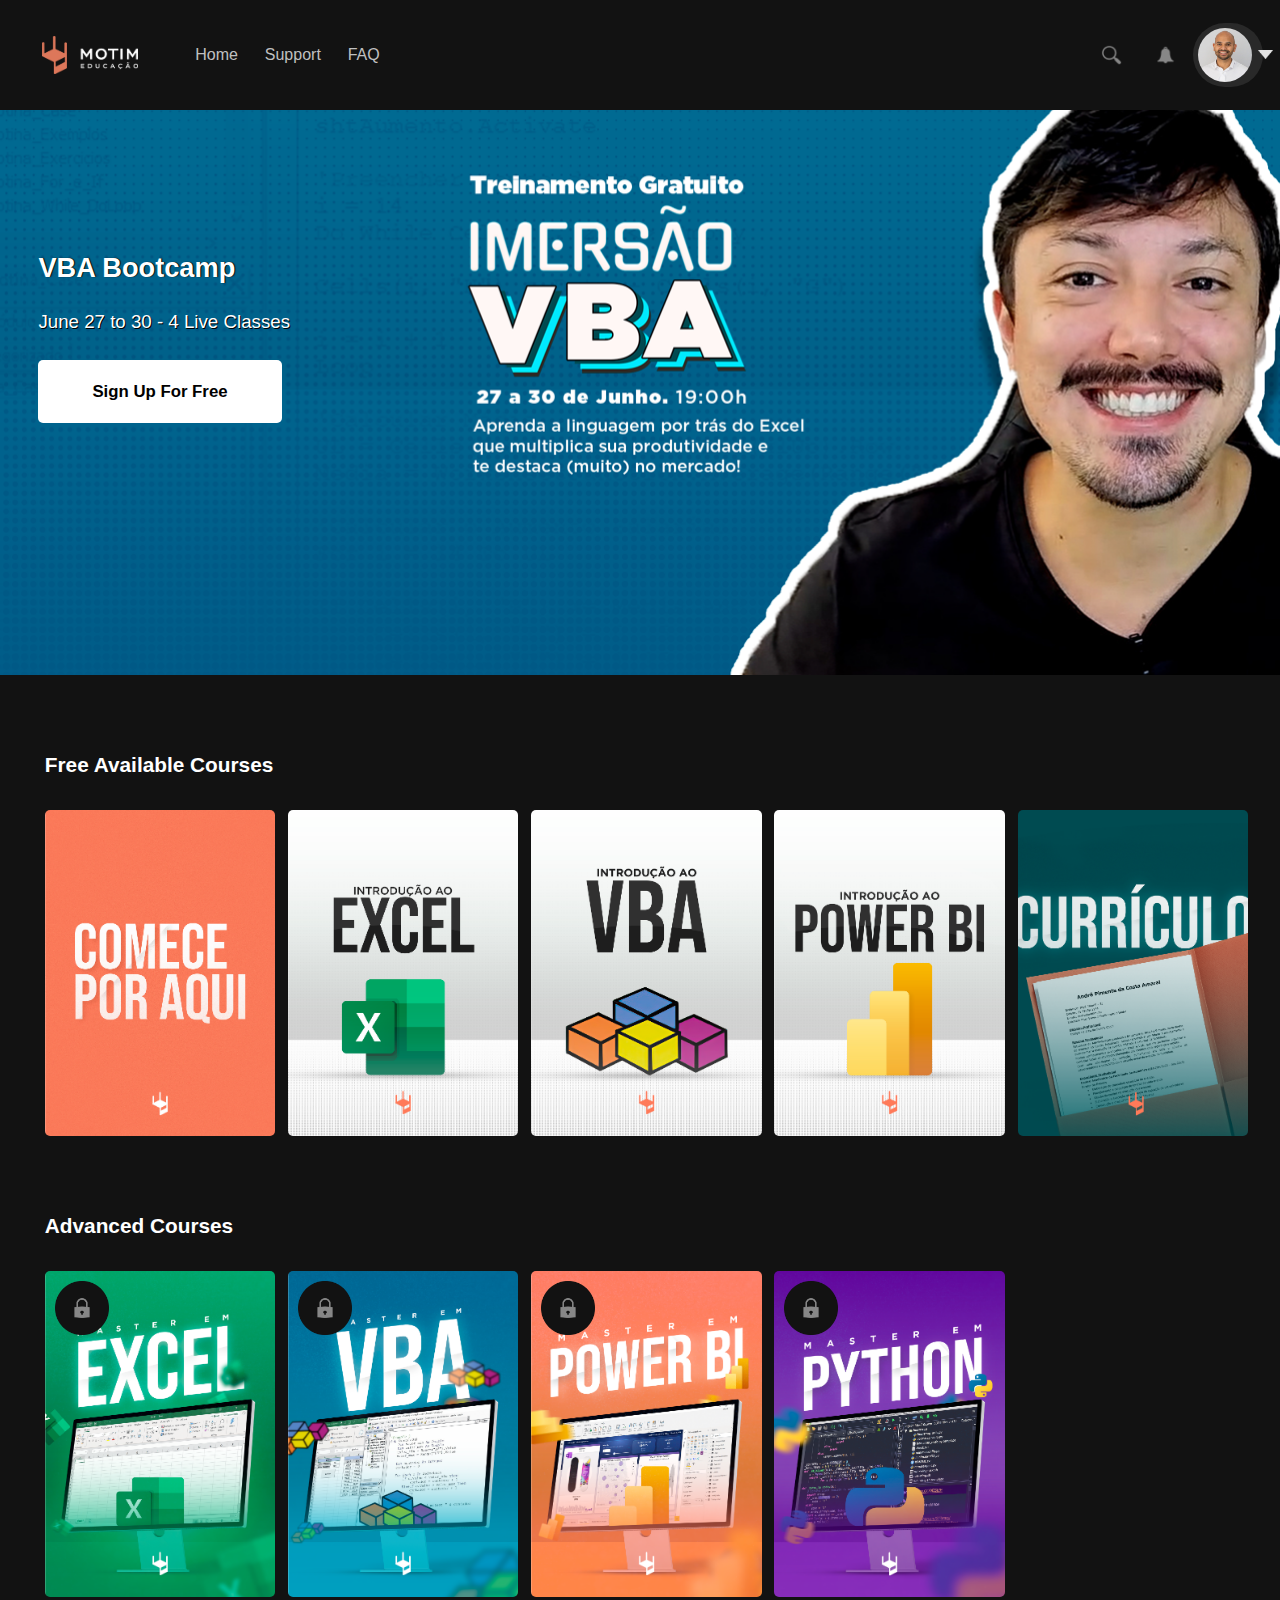
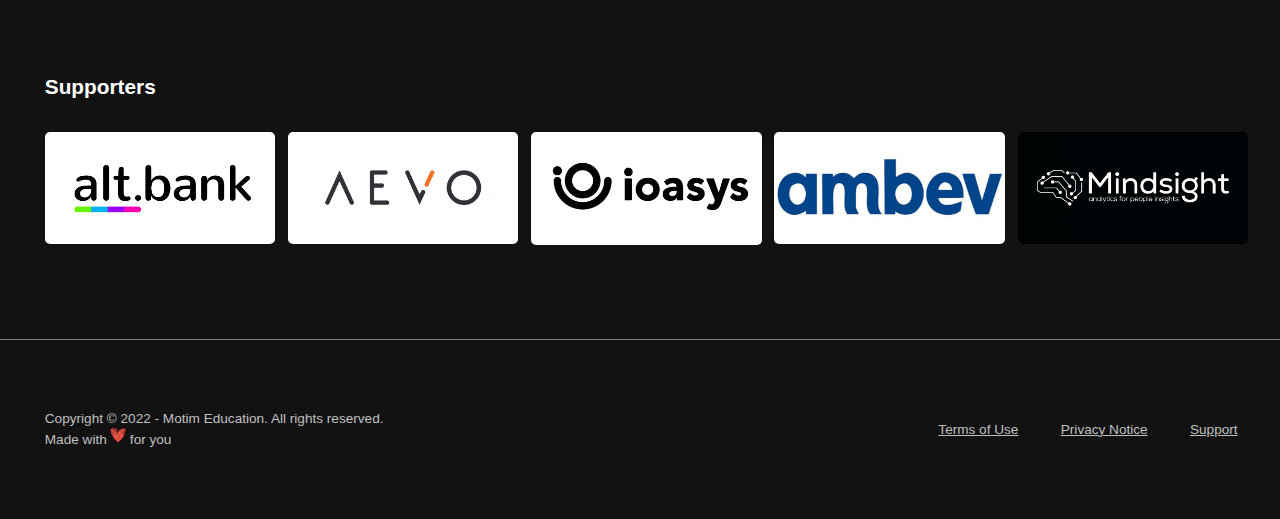
<file: Plataforma.html>
<!DOCTYPE html>
<html lang="pt-BR">
<head>
    <meta charset="UTF-8">
    <meta http-equiv="X-UA-Compatible" content="IE=edge">
    <meta name="viewport" content="width=device-width, initial-scale=1.0">
    <link href="./css/Plataforma.css" rel="stylesheet">
    <title>Motim Academy &copy; 2022</title>
</head>
<body>
    <header>
            <img id="logoSuperior" src="./imgs/Logo com texto.webp">
            <nav id="navSuperior">
                <a class="menuNav" id="SelecaoMenu" href="./Plataforma.html">Home</a>
                <a class="menuNav" href="https://membros.motim.me/area/eu/suporte">Support</a>
                <a class="menuNav" href="https://membros.motim.me/area/eu/faq">FAQ</a>
            </nav>
            <nav id="menuPerfil">
                <div class="FundoIconeNav" onclick="buscar()">
                    <img class="IconeNav" src="./imgs/Lupa.png">
                </div>
                <div class="FundoIconeNav" id="iconeNotificacoes" onclick="notificacoes()">
                    <img class="IconeNav" src="./imgs/Notificacoes.png">
                </div>

                <a id="iconePerfil" href="./index.html">
                    <img id="Perfil" src="./imgs/Perfil.jfif">
                    <img id="Seta" src="./imgs/Seta.png">
                </a>
            </nav>
    </header>

    <main>
        <div id="menuMain">
            <h1 id="TituloMain">VBA Bootcamp</h1>
            <h3 id="DescricaoMain">June 27 to 30 - 4 Live Classes</h3>
            <a id="BotaoMain" href="https://www.motim.me/imersaovba" target="blank">Sign Up For Free</a>
        </div>
    </main>

    <section id="SecaoVitrines">

        <!-- Vitrine de conteúdos gratuitos-->
        <h4 class="TitulosVitrines">Free Available Courses</h4>
        <a class="BotaoCurso" href="./aula1.html">
            <img src="./imgs/Curso1.png" class="Cursos">
        </a> 
        <a class="BotaoCurso" href="./aula1.html">
            <img src="./imgs/Curso2.png" class="Cursos">
        </a>
        <a class="BotaoCurso" href="./aula1.html">
            <img src="./imgs/Curso3.png" class="Cursos">
        </a>
        <a class="BotaoCurso" href="./aula1.html">
            <img src="./imgs/Curso4.png" class="Cursos">
        </a>
        <a class="BotaoCurso" href="./aula1.html">
            <img src="./imgs/Curso5.png" class="Cursos">
        </a>

        <!-- Vitrine de Treinamentos Completos (Master)-->
        <h4 class="TitulosVitrines">Advanced Courses</h4>
        <a class="BotaoCurso" href="https://www.motim.me/programamaster" target="blank">
            <img src="./imgs/Completo1.png" class="Cursos">
            <img src="./imgs/IconeCadeado.png" class="IconeCadeado" title="Clique aqui para comprar">
        </a>
        <a class="BotaoCurso" href="https://www.motim.me/programamaster" target="blank">
            <img src="./imgs/Completo2.png" class="Cursos">
            <img src="./imgs/IconeCadeado.png" class="IconeCadeado" title="Clique aqui para comprar">
        </a>
        <a class="BotaoCurso" href="https://www.motim.me/programamaster" target="blank">
            <img src="./imgs/Completo3.png" class="Cursos">
            <img src="./imgs/IconeCadeado.png" class="IconeCadeado" title="Clique aqui para comprar">
        </a>
        <a class="BotaoCurso" href="https://www.motim.me/programamaster" target="blank">
            <img src="./imgs/Completo4.png" class="Cursos">
            <img src="./imgs/IconeCadeado.png" class="IconeCadeado" title="Clique aqui para comprar">
        </a>

        <!--Vitrine de Empresas Parceiras do Projeto-->
        <h4 class="TitulosVitrines">Supporters</h4>
        <a href="https://www.altbank.com.br/">
            <img src="./imgs/Empresa1.png" class="Empresas" target="blank">
        </a>
        <a href="https://aevo.com.br/">
            <img src="./imgs/Empresa2.png" class="Empresas" target="blank">
        </a>
        <a href="https://ioasys.com.br/">
            <img src="./imgs/Empresa3.png" class="Empresas" target="blank">
        </a>
        <a href="https://www.ambev.com.br/">
            <img src="./imgs/Empresa4.jpg" class="Empresas" target="blank">
        </a>
        <a href="https://mindsight.com.br/">
            <img src="./imgs/Empresa5.png" class="Empresas" target="blank">
        </a>

    </section>
    <footer>
        <div id="footer1">
            <span>Copyright © 2022 - Motim Education. All rights reserved.</span><br>
            <span>Made with</span><img id="ImgAmor" src="./imgs/Coracao.png"><span>for you</span>
        </div>

        <div id="footer2">
            <a class="menuInferior" href="https://compliance.cademi.com.br/termos-de-uso?_gl=1*x2xtku*_ga*NzIwNjY3MzQwLjE2NTU2NjkzNTU.*_ga_37GXT4VGQK*MTY1Njg3NDQxNy4zLjEuMTY1Njg3Nzk0Mi4w">Terms of Use</a>        
            <a class="menuInferior" href="https://compliance.cademi.com.br/politica-de-privacidade-lgpd?_gl=1*1twvn9w*_ga*NzIwNjY3MzQwLjE2NTU2NjkzNTU.*_ga_37GXT4VGQK*MTY1Njg3NDQxNy4zLjEuMTY1Njg3Nzk0Mi4w">Privacy Notice</a>
            <a class="menuInferior" href="https://membros.motim.me/area/eu/suporte">Support</a>
        </div>
    </footer>

    <script src="./menu.js"></script>
</body>
</html>
</file>
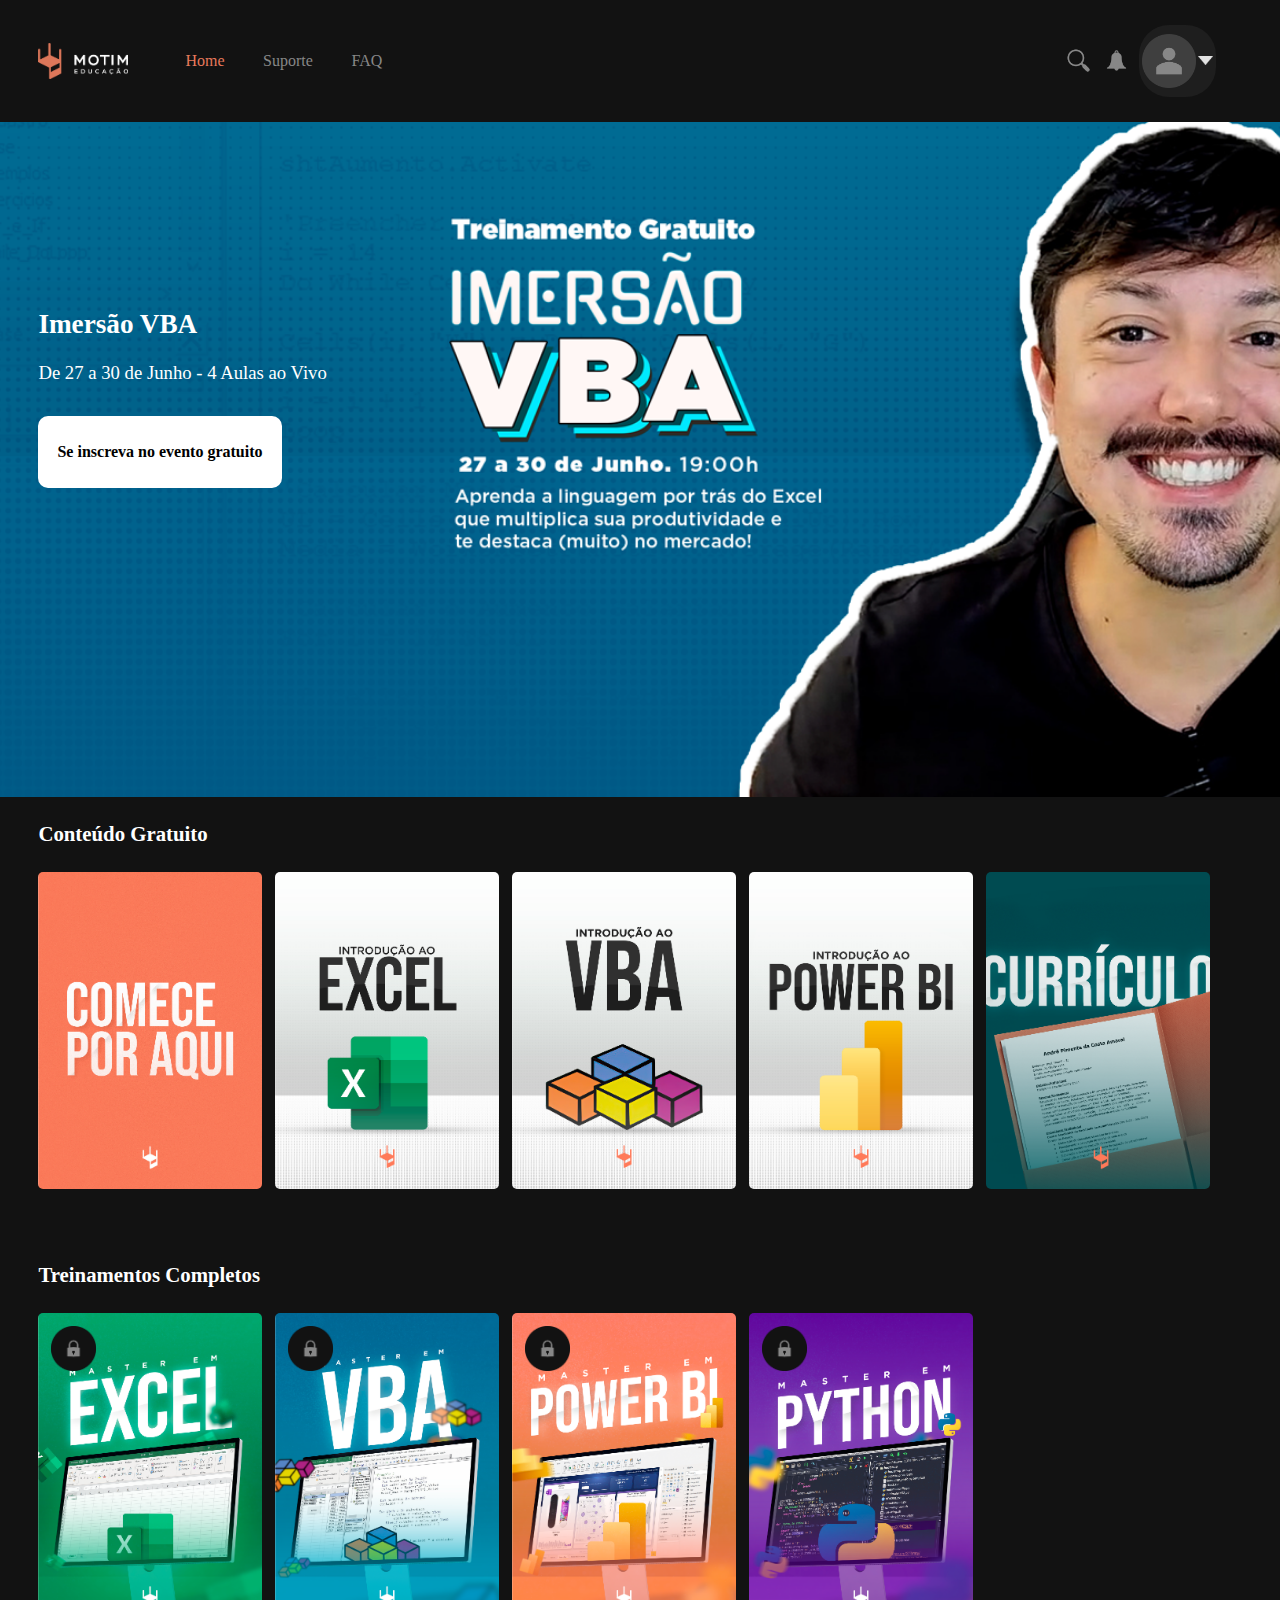
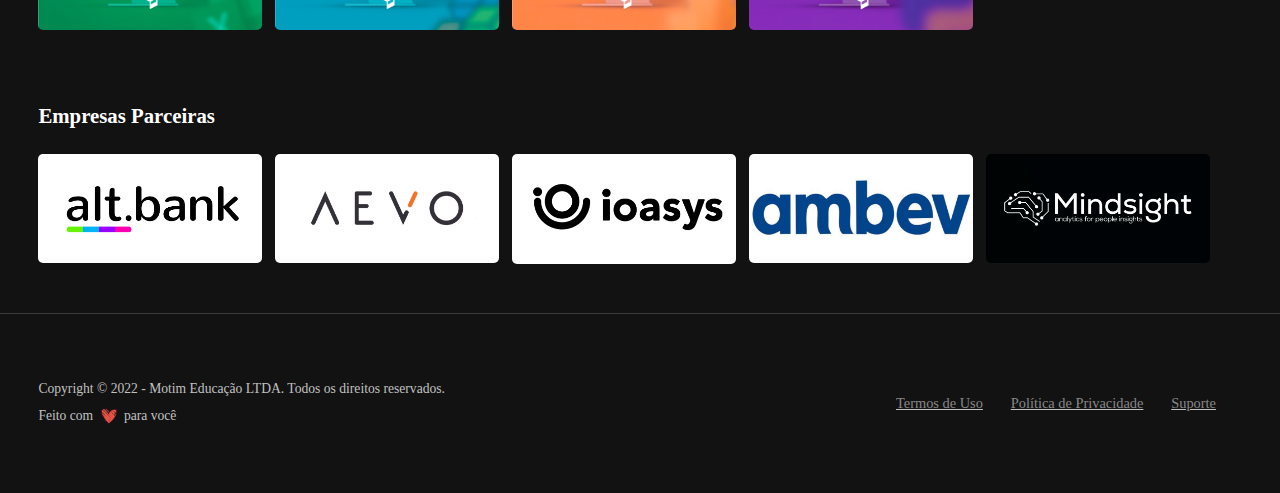
<file: Principal.html>
<!DOCTYPE html>
<html lang="en">
<head>
    <meta charset="UTF-8">
    <meta http-equiv="X-UA-Compatible" content="IE=edge">
    <meta name="viewport" content="width=device-width, initial-scale=1.0">
    <title>Motim Academy</title>
    <link href="./css/Principal.css" rel="stylesheet">
</head>
<body>
    <header>
        <div class="Caixa1Header">
            <img id="LogoSuperior" src="./imgs/Logo com texto.webp">
            <nav>
                <a class="MenuNav" id="SelecaoMenu" href="#">Home</a>
                <a class="MenuNav" href="https://membros.motim.me/area/eu/suporte">Suporte</a>
                <a class="MenuNav" href="https://membros.motim.me/area/eu/faq">FAQ</a>
            </nav>
        </div>

        <div class="Caixa2Header">
            <nav id="MenuPerfil">
                <div class="FundoIconeNav">
                    <img class="IconeNav" src="./imgs/Lupa.png" href="#">
                </div>
                <div class="FundoIconeNav">
                    <img class="IconeNav" src="./imgs/Notificacoes.png" href="#">
                </div>

                <a id="IconePerfil" href="./LoginAcessar.html">
                    <img id="Perfil" src="./imgs/Perfil.png">
                    <img id="Seta" src="./imgs/Seta.png">
                </a>
            </nav>
        </div>
    </header>

    <main>
        <div id="MenuMain">
            <h1 id="TituloMain">Imersão VBA</h1>
            <h3 id="DescricaoMain">De 27 a 30 de Junho - 4 Aulas ao Vivo</h3>
            <a id="BotaoMain" href="https://www.motim.me/imersaovba">Se inscreva no evento gratuito</a>
        </div>
    </main>

    <section id="SecaoVitrines">

        <!-- Vitrine de conteúdos gratuitos-->
        <h4 class="TitulosVitrines">Conteúdo Gratuito</h4>
        <a class="BotaoCurso">
            <img src="./imgs/Curso1.png" class="Cursos" id="PrimeiroCurso">
        </a> 
        <a class="BotaoCurso">
            <img src="./imgs/Curso2.png" class="Cursos">
        </a>
        <a class="BotaoCurso">
            <img src="./imgs/Curso3.png" class="Cursos">
        </a>
        <a class="BotaoCurso">
            <img src="./imgs/Curso4.png" class="Cursos">
        </a>
        <a class="BotaoCurso">
            <img src="./imgs/Curso5.png" class="Cursos">
        </a>

        <!-- Vitrine de Treinamentos Completos (Master)-->
        <h4 class="TitulosVitrines">Treinamentos Completos</h4>
        <a class="BotaoCurso">
            <img src="./imgs/Completo1.png" class="Cursos" id="PrimeiroCurso">
            <img src="./imgs/IconeCadeado.png" class="IconeCadeado" id="PrimeiroCadeado">
        </a>
        <a class="BotaoCurso">
            <img src="./imgs/Completo2.png" class="Cursos">
            <img src="./imgs/IconeCadeado.png" class="IconeCadeado">
        </a>
        <a class="BotaoCurso">
            <img src="./imgs/Completo3.png" class="Cursos">
            <img src="./imgs/IconeCadeado.png" class="IconeCadeado">
        </a>
        <a class="BotaoCurso">
            <img src="./imgs/Completo4.png" class="Cursos">
            <img src="./imgs/IconeCadeado.png" class="IconeCadeado">
        </a>

        <!--Vitrine de Empresas Parceiras do Projeto-->
        <h4 class="TitulosVitrines">Empresas Parceiras</h4>
        <a>
            <img src="./imgs/Empresa1.png" class="Empresas" id="PrimeiroCurso">
        </a>
        <a>
            <img src="./imgs/Empresa2.png" class="Empresas">
        </a>
        <a>
            <img src="./imgs/Empresa3.png" class="Empresas">
        </a>
        <a>
            <img src="./imgs/Empresa4.jpg" class="Empresas">
        </a>
        <a>
            <img src="./imgs/Empresa5.png" class="Empresas">
        </a>

    </section>
    <footer>
        <div id="Footer1">
            <span>Copyright © 2022 - Motim Educação LTDA. Todos os direitos reservados.</span>
            <span>Feito com</span><img id="ImgAmor" src="./imgs/Coracao.png"><span>para você</span>
        </div>

        <div id="Footer2">
            <a href="https://compliance.cademi.com.br/termos-de-uso?_gl=1*x2xtku*_ga*NzIwNjY3MzQwLjE2NTU2NjkzNTU.*_ga_37GXT4VGQK*MTY1Njg3NDQxNy4zLjEuMTY1Njg3Nzk0Mi4w">Termos de Uso</a>
            <a href="https://compliance.cademi.com.br/politica-de-privacidade-lgpd?_gl=1*1twvn9w*_ga*NzIwNjY3MzQwLjE2NTU2NjkzNTU.*_ga_37GXT4VGQK*MTY1Njg3NDQxNy4zLjEuMTY1Njg3Nzk0Mi4w">Política de Privacidade</a>
            <a href="https://membros.motim.me/area/eu/suporte">Suporte</a>
        </div>
    </footer>
</body>
</html>
</file>
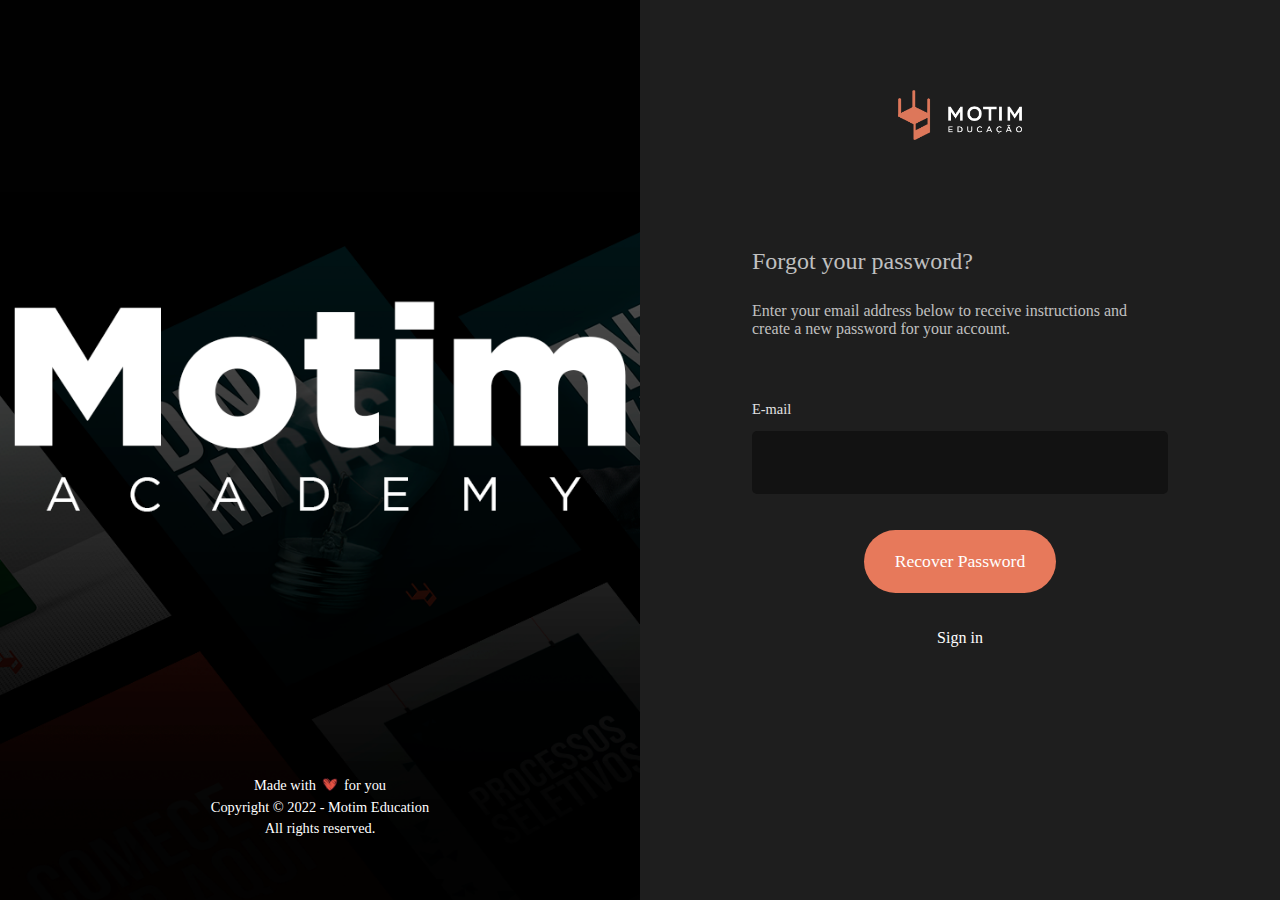
<file: recuperar.html>
<!DOCTYPE html>
<html lang="en">
<head>
    <meta charset="UTF-8">
    <meta http-equiv="X-UA-Compatible" content="IE=edge">
    <meta name="viewport" content="width=device-width, initial-scale=1.0">
    <title>Login - Motim Educação LTDA</title>
    <link href="./css/recuperar.css" rel="stylesheet">
</head>
<body>
    <main>
        <div class="Background">
            <span>Made with</span>
            <img id="ImgAmor" src="./imgs/Coracao.png">
            <span>for you</span><br>
            <span id="Rodape"> Copyright © 2022 - Motim Education</span><br>
            <span id="Rodape">All rights reserved.</span>
        </div>
        <div class="Login">
            <img id="Logo" src="./imgs/Logo com texto.webp">

            <h2 id="tituloRecuperar">Forgot your password?</h2>
            <p id="textoRecuperar">Enter your email address below to receive instructions and create a new password for your account.</p>

            <label class="LabelForm" for="email">E-mail</label>
            <input class="CampoForm" id="campoEmail" type="email" name="email">
                
            <button id="botaoRecuperar" onclick="recuperar()">Recover Password</button>

            <a href="./index.html">Sign in</a>

        </div>
    </main>
    <script src="./login.js"></script>
</body>
</html>
</file>
<file: css/index.css>
*{
    padding: 0;
    margin: 0;
    box-sizing: border-box;
    font-family: Tahoma;
    font-weight: 200;
}

main{
    display: flex;
    width: 100vw;
    height: 100vh;
}

.Background{
    display: flex;
    flex-direction: row;
    flex-wrap: wrap;
    justify-content: center;
    align-content:flex-end;

    background-image: url("../imgs/LoginBackground.png");
    background-position:center;
    background-size: cover;
    background-repeat: no-repeat;
    width: 50vw;

    padding-bottom: 5vh;

    color: white;

    font-size: 0.9rem;
    padding-bottom: 7vh;
}

#ImgAmor{
    width: 1.2vw;
    height: fit-content;
    margin-left: 0.5vw;
    margin-right: 0.5vw;
    align-content: center;
}

#Rodape{
    text-align: center;
    width: 100%;
    padding-top:0.5vh;
}

.Login{
    display: flex;
    flex-wrap: wrap;
    flex-direction: column;
    justify-content: flex-start;
    align-items: center;

    background-color: rgb(30,30,30);
    color: white;

    width: 50vw;
}

#Logo{
    height: 5.5vh;
    width: fit-content;

    margin-top: 10vh;
}

#BotaoSuperior{
    display: flex;
    margin-top:5vh;
    margin-bottom:2.5vh;

    width: 65%;

    border-color: rgb(56,57,59);
    border-width: 1px;
    border-bottom-style: solid;
}

.TextoForm{
    text-align: center;

    color: rgb(226,226,226);
    font-size: 1.05rem;
    text-decoration: none;

    width: 50%;

    padding-bottom: 4vh;
}

#TextoAcessar{
    color: rgb(231,121,91);
    border-color: rgb(231,121,91);
    border-bottom-style: solid;
    border-width: 2px;
}

.TextoForm:hover{
    color: rgb(231,121,91);
    border-color: rgb(231,121,91);
    border-bottom-style: solid;
    border-width: 2px;
}

.TextoForm:focus{
    color: rgb(231,121,91);
    border-color: rgb(231,121,91);
    border-bottom-style: solid;
    border-width: 2px;
}

.LabelForm{
    color:rgb(226,226,226);
    font-size: 0.9rem;

    width: 65%;

    padding-top: 3vh;
    padding-bottom: 0.5vh;
}

.CampoForm{
    width: 65%;
    height: 6.5vh;

    color: rgb(226,226,226);

    background-color: rgb(18,18,18);
    border-radius: 5px;
    border-style: none;

    margin-top: 1vh;
    padding-left: 1vw;

    box-sizing: border-box;
}

.CampoForm:focus{
    border-color: rgb(231,121,91);
    border-width: 1px;
    border-style: solid;
    outline: none;
}

#Checkbox{
    display: flex;
    align-items: center;
    margin-top: 4vh;
    margin-bottom:4vh;
}

#CaixaCheckbox{
    margin-right: 0.5vw;

    width: 1.2vw;
    height: 1.2vw;
}

#labelCheckbox{
    color: rgb(226,226,226);
    font-size: 0.9rem;
}

#BotaoEntrar{
    background-color: rgb(231,121,91);
    color: white;
    border-radius: 50px;
    border-width: 0px;

    font-size: 1.1rem;

    width: 8vw;
    height: 7vh;
}

#BotaoEntrar:hover{
    background-color: white;
    color: rgb(231,121,91);
}

#BotaoEsqueceu{
    margin-top: 4vh;
    color: rgb(226,226,226);
    text-decoration: none;
}

#BotaoEsqueceu:hover{
    color: rgb(231,121,91);
    text-decoration: underline;
}
</file>
<file: css/aulas.css>
*{
    background-color: #121212;
    margin:0;
    padding: 0;
    box-sizing: border-box;
    font-family: Arial, Helvetica, sans-serif;
}

header{
    display: flex;
    justify-content: start;
    align-items: center;
    width: 100vw;
    height: 12.2vh;
    padding-left: 3.3vw;
    border-width: 0px 0px 1px 0px;
    border-color: grey;
    border-style: solid;
}

#logoSuperior{
    height: 4.3vh;
}

#navSuperior{
    display: flex;
    justify-content: space-around;
    align-items: center;
    width: 16.5vw;
    height: 100%;
    margin-left: 3.4vw;
    
}

.menuNav{
    color:silver;
    text-decoration: none;
    font-weight:lighter;
}

#menuPerfil{
    display: flex;
    justify-content: space-evenly;
    align-items: center;
    width: 14vw;
    margin-left:54vw;
}

.FundoIconeNav{
    display: flex;
    justify-content: center;
    align-items: center;
    height:6vh;
    width: 6vh;
    border-radius: 100%;
}

.FundoIconeNav:hover{
    background-color: #292929;
    transition: 0.2s;
}

.IconeNav{
    height: 2.5vh;
    background-color: rgba(29,29,29,0);
}

#iconePerfil{
    background-color: #292929;
    display: flex;
    justify-content: space-between;
    width: 5.5vw;
    border-radius: 50px;
    height: 7.2vh;
}

#Perfil{
    margin: 0.6vh;
    border-radius: 100%;
    height: 6vh;
}

#Seta{
    height: 1vh;
    align-self: center;
    margin-right: 0.5vw;
}

main{
    display: flex;
}

#player{
    display: flex;
    flex-wrap: wrap;
    align-items: center;
    color: white;
    padding-left: 13vw;
    height: 85vh;
    width: 70vw;
}

h1{
    padding-top: 3vh;
    width: 100%;
    font-weight: lighter;
}

#raiz{
    display: flex;
    align-items: center;
    margin-bottom: 2vh;
    width: 100%;
}

h4{
    width: auto;
    color: grey;
    font-weight: lighter;
}

h4:hover{
    color:rgb(231,121,91);
    transition: 0.5s;
}

#setaCurta{
    height: 3vh;
}

a{
    text-decoration: none;
    color:silver;
}

#playerVideo{
    height: 20vh;
}

#listaAulas{
    display: flex;
    flex-direction: column;
    justify-content: space-between;
    
    color: silver;
    font-size: 0.9rem;
    
    width: 30vw;
    height: 20vh;

    margin-top: 7vh;
    padding-left: 2vw;
}

.listaDeAulas{
    color:silver;
}

a:hover{
    color: rgb(231,121,91);
    transition: 0.3s;
}

#aulaSelecionada{
    color: rgb(231,121,91);
}

#controles{
    display: flex;
    justify-content: space-between;
    align-items: center;    
    margin-left: 13vw;

    color: grey;
    
    width: 54vw;
    height: 15vh;

    border:0px;
    border-top: 1px;
    border-bottom: 1px;
    border-style: solid;
    border-color: #292929;
}

#avaliar{
    display: flex;
    flex-wrap: nowrap;
    justify-content: space-between;
    align-items: center;
    width: 8vw;
}

#botaoLike{
    height: 7vh;
    background-color: #292929;
    border-radius: 100%;
    margin:0;
    padding: 1vh;
}

#botaoDislike{
    height: 7vh;
    background-color: #292929;
    border-radius: 100%;
    margin:0;
    padding: 1vh;
}

#botaoLike:hover{
    background-color: silver;
    transition: 1s;
}

#botaoDislike:hover{
    background-color: silver;
    transition: 1s;
}

#botaoNavegar{
    display: flex;
    justify-content: space-between;
    width: 19vw;
}

#textoProximo{
    display: flex;
    align-items: center;
    padding: 1.5vh;
    padding-left: 3vh;
    padding-right: 3vh;
    border-radius: 30px;
    background-color: #292929;
    color: white;
}

#textoProximo:hover{
    background-color: silver;
    transition: 1s;
}

#setaProximo{
    padding: 0;
    margin-left: 1vw;
    height: 3vh;
    background-color: rgba(231,121,91,0%);
}

#setaAnterior{
    padding: 0;
    margin-right: 1vw;
    height: 3vh;
    background-color: rgba(231,121,91,0%);
}

#textoAnterior:hover{
    background-color: silver;
    transition: 1s;
}

#sectionComentarios{
    height: 100%;
    margin-left: 13vw;
    color: grey;
}

#secaoComents{
    display: flex;
    flex-wrap: wrap;
    align-items: flex-start;
    width: 54vw;
    background-color:yellow;    
}

#tituloComentarios{
    display: flex;
    align-items: center;
    justify-content: center;
    width:54vw;
    height: 10vh;

    color:white;
    font-weight: 300;
    font-size: 1rem;
    
    border: 0;
    border-bottom: 2px;
    border-color: rgb(231,121,91);
    border-style: solid;
}

.campoComentario{
    width: 46vw;
    height: 7vh;

    margin-top:5vh;
    margin-bottom: 2vw;
    padding: 1vw;

    border-radius: 30px;
    outline: grey;

    color: silver;
    background-color: #404040;
    font-size: 1rem;
}

.botaoEnviar{
    height: 7vh;
    width: 7vw;

    border-radius: 30px;
    background-color: rgb(231,121,91);
    color: white;

    font-size: 1.1rem;

    margin-left: 0.5vw;
    margin-top: 1vh;
}

.botaoEnviar:hover{
    background-color: white;
    color:rgb(231,121,91);
}

.divRespondida{
    margin-top: 0vw;
    margin-right: 0vw;
    width: 43vw;
}

.caixaComentario{
    display: flex;
    flex-wrap: wrap;
    align-items: center;
    justify-content: flex-start;
    width: 55vw;
    background-color: blue;
    margin-bottom: 3vh;
}

.fotoComentario{
    height: 7vh;
    border-radius: 100%;
}

.comentarios{
    display: flex;
    flex-wrap: nowrap;
    background-color: #404040;
    width: auto;
    margin-left: 0.5vw;
    padding:2.5vh;
    border-radius: 10px;
}

#nomeComentario{
    display: flex;
    justify-content: center;
    align-items: center;
    padding:0;
    width: auto;
    color: white;
    background-color: #404040;
}

#textoComentario{
    display: flex;
    justify-content: flex-start;
    flex-wrap: wrap;
    align-items: center;

    padding:0;
    color:silver;
    background-color: #404040;
}

.responder{
    display: flex;
    justify-content: flex-start;
    border-width: 0;
    font-size: 0.9rem;
    color:silver;
    width: 100%;

    padding:1.5vh;
    margin-left: 3.5vw;
}

.responder:hover{
    color: rgb(231,121,91);
}

.campoResposta{
    width: 25vw;
    background-color: #292929;
    height: 7vh;

    border-radius: 30px;
    outline: grey;

    color: silver;
    font-size: 1rem;
    padding:1vw;
    margin-top: 1vh;
    margin-left: 7.5vw;
}

.novaResposta{
    display: flex;
    flex-wrap: nowrap;
    align-items: center;
    background-color: #404040;
    color:silver;
    width: 25vw;
    height: 7vh;
    padding-left: 2.5vh;
    margin-left: 7.5vw;
    margin-bottom: 1vh;
    margin-top: 1vh;

    border-radius: 10px;
}

footer{
    display: flex;
    flex-wrap: wrap;
    align-items: center;
    background-color: #121212;
    color: silver;
    font-size: 0.85rem;
    margin-top: 10vh;
    padding-left: 3.5vw;
    justify-content: space-between;
    height: 20vh;
    width: 100vw;

    border-style: solid;
    border-color: grey;
    border-width: 0.2px 0px 0px 0px;
}

#footer1{
    width: 29vw;
}

#ImgAmor{
    padding-left: 0.2vw;
    padding-right: 0.2vw;
    height: 2vh;
}

#footer2{
    display: flex;
    justify-content: space-evenly;
    align-items: center;
    width: 30vw;
}

.menuInferior{
    color: silver;
    text-decoration: none;
}
</file>
<file: css/Home.css>
/*# sourceMappingURL=Home.css.map */
</file>
<file: css/LoginAcessar.css>
*{
    padding: 0;
    margin: 0;
    box-sizing: border-box;
    font-family: Tahoma;
    font-weight: 200;
}

main{
    display: flex;
    width: 100vw;
    height: 100vh;
}

.Background{
    display: flex;
    flex-direction: row;
    flex-wrap: wrap;
    justify-content: center;
    align-content:flex-end;

    background-image: url("../imgs/LoginBackground.png");
    background-position:center;
    background-size: cover;
    background-repeat: no-repeat;
    width: 50vw;

    padding-bottom: 5vh;

    color: white;

    font-size: 0.9rem;
    padding-bottom: 7vh;
}

#ImgAmor{
    width: 1.2vw;
    height: fit-content;
    margin-left: 0.5vw;
    margin-right: 0.5vw;
    align-content: center;
}

#Rodape{
    text-align: center;
    width: 100%;
    padding-top:0.5vh;
}

.Login{
    display: flex;
    flex-wrap: wrap;
    flex-direction: column;
    justify-content: flex-start;
    align-items: center;

    background-color: rgb(30,30,30);
    color: white;

    width: 50vw;
}

#Logo{
    height: 5.5vh;
    width: fit-content;

    margin-top: 10vh;
}

#BotaoSuperior{
    display: flex;
    margin-top:5vh;
    margin-bottom:2.5vh;

    width: 65%;

    border-color: rgb(56,57,59);
    border-width: 1px;
    border-bottom-style: solid;
}

.TextoForm{
    text-align: center;

    color: rgb(226,226,226);
    font-size: 1.05rem;
    text-decoration: none;

    width: 50%;

    padding-bottom: 4vh;
}

#TextoAcessar{
    color: rgb(231,121,91);
    border-color: rgb(231,121,91);
    border-bottom-style: solid;
    border-width: 2px;
}

.TextoForm:hover{
    color: rgb(231,121,91);
    border-color: rgb(231,121,91);
    border-bottom-style: solid;
    border-width: 2px;
}

.TextoForm:focus{
    color: rgb(231,121,91);
    border-color: rgb(231,121,91);
    border-bottom-style: solid;
    border-width: 2px;
}

.LabelForm{
    color:rgb(226,226,226);
    font-size: 0.9rem;

    width: 65%;

    padding-top: 3vh;
    padding-bottom: 0.5vh;
}

.CampoForm{
    width: 65%;
    height: 6.5vh;

    color: rgb(226,226,226);

    background-color: rgb(18,18,18);
    border-radius: 5px;
    border-style: none;

    margin-top: 1vh;
    padding-left: 1vw;

    box-sizing: border-box;
}

.CampoForm:focus{
    border-color: rgb(231,121,91);
    border-width: 4px;
    border-style: solid;
}

#Checkbox{
    display: flex;
    align-items: center;
    margin-top: 4vh;
    margin-bottom:4vh;
}

#CaixaCheckbox{
    margin-right: 0.5vw;

    width: 1.2vw;
    height: 1.2vw;
}

#LabelCheckbox{
    color: rgb(226,226,226);
    font-size: 0.9rem;
}

#BotaoEntrar{
    background-color: rgb(231,121,91);
    color: white;
    border-radius: 50px;
    border-width: 0px;

    font-size: 1.1rem;

    width: 8vw;
    height: 7vh;

    margin-bottom:4vh;
}

#BotaoEntrar:hover{
    background-color: white;
    color: rgb(231,121,91);
}

#BotaoEsqueceu{
    color: rgb(226,226,226);
    text-decoration: none;
}

#BotaoEsqueceu:hover{
    color: rgb(231,121,91);
    text-decoration: underline;
}
</file>
<file: css/LoginCriar.css>
*{
    padding: 0;
    margin: 0;
    box-sizing: border-box;
    font-family: Tahoma;
    font-weight: 200;
}

main{
    display: flex;
    width: 100vw;
    height: 100vh;
}

.Background{
    display: flex;
    flex-direction: row;
    flex-wrap: wrap;
    justify-content: center;
    align-content:flex-end;

    background-image: url(../imgs/LoginBackground.png);
    background-position:center;
    background-size: cover;
    background-repeat: no-repeat;
    width: 50vw;

    padding-bottom: 5vh;

    color: white;

    font-size: 0.9rem;
    padding-bottom: 7vh;
}

#ImgAmor{
    width: 1.2vw;
    height: fit-content;
    margin-left: 0.5vw;
    margin-right: 0.5vw;
    align-content: center;
}

#Rodape{
    text-align: center;
    width: 100%;
    padding-top:0.5vh;
}

.Login{
    display: flex;
    flex-wrap: wrap;
    flex-direction: column;
    justify-content: flex-start;
    align-items: center;

    background-color: rgb(30,30,30);
    color: white;

    width: 50vw;
}

#Logo{
    height: 5.5vh;
    width: fit-content;

    margin-top: 10vh;
}

#BotaoSuperior{
    display: flex;
    margin-top:5vh;
    margin-bottom:2.5vh;

    width: 65%;

    border-color: rgb(56,57,59);
    border-width: 1px;
    border-bottom-style: solid;
}

.TextoForm{
    text-align: center;

    color: rgb(226,226,226);
    font-size: 1.05rem;
    text-decoration: none;

    width: 50%;

    padding-bottom: 4vh;
}

#TextoAcessar{
    color: rgb(231,121,91);
    border-color: rgb(231,121,91);
    border-bottom-style: solid;
    border-width: 2px;
}

.TextoForm:hover{
    color: rgb(231,121,91);
    border-color: rgb(231,121,91);
    border-bottom-style: solid;
    border-width: 2px;
}

.TextoForm:focus{
    color: rgb(231,121,91);
    border-color: rgb(231,121,91);
    border-bottom-style: solid;
    border-width: 2px;
}

.LabelForm{
    color:rgb(226,226,226);
    font-size: 0.9rem;

    width: 65%;

    padding-top: 4vh;
    padding-bottom: 0.5vh;
}

.CampoForm{
    width: 65%;
    height: 7vh;

    color: rgb(226,226,226);

    background-color: rgb(18,18,18);
    border-radius: 5px;
    border-style: none;

    margin-top: 1vh;
    padding-left: 1vw;
}

.CampoForm:focus{
    border-color: rgb(231,121,91);
    border-width: 1px;
    border-style: solid;
    outline: none;
}

#CampoTelefone{
    display: flex;
    flex-direction: row;
    justify-content: center;
    align-items: center;

    width: 65%;

    margin-top:1vh;
    margin-bottom: 4vh;
}

#country{
    display: flex;
    justify-content: space-evenly;
    align-items: center;

    height: 6.5vh;
    width: 6vw;

    border-top-left-radius: 20px;
    border-bottom-left-radius: 20px;

    background-color: rgb(56,57,59);
    color: rgb(226,226,226);
    font-size: 0.8rem;
}

#country:hover{
    background-color: grey;
}

.flag{
    height: 2vh;
}

#Seta{
    height: 0.5vh;
}

#Telefone{
    width: 100%;
    height: 6.5vh;

    color: rgb(226,226,226);

    background-color: rgb(18,18,18);
    border-bottom-right-radius: 5px;
    border-top-right-radius: 5px;
    border-style: none;

    padding-left: 1vw;
}

#Telefone:focus{
    border-color: rgb(231,121,91);
    border-width: 1px;
    border-style: solid;
    outline: none;
}

#BotaoCriar{
    background-color: rgb(231,121,91);
    color: white;
    border-radius: 50px;
    border-width: 0px;

    font-size: 1.1rem;

    width: 12vw;
    height: 7vh;

    margin-bottom:4vh;
}

#BotaoCriar:hover{
    background-color: white;
    color: rgb(231,121,91);
}

input::-webkit-inner-spin-button {
    -webkit-appearance: none;
}

input[type=number] {
    -moz-appearance:textfield; /* Firefox */
}

.selectBrazil{
    position: absolute;
    background-color: rgb(56,57,59);
    height: 42px;
    width: 78px;
    display: flex;
    justify-content: space-evenly;
    align-items: center;
    top: 68.9vh;
    left: 58.7vw;
    border-radius: 20px 0px 0px;
    padding-left: 0.5vw;
    padding-right: 0.8vw;
}

.selectBrazil:hover{
    background-color: grey;
}

.selectUSA{
    position: absolute;
    background-color: rgb(56,57,59);
    height: 42px;
    width: 78px;
    display: flex;
    justify-content: space-evenly;
    align-items: center;
    top: 75.2vh;
    left: 58.7vw;
    border-radius: 0px 0px 20px 20px;
    padding-left: 0.5vw;
    padding-right: 0.8vw;
}

.selectUSA:hover{
    background-color: grey;
}
</file>
<file: css/Plataforma.css>
*{
    box-sizing: border-box;
    margin: 0px;
    font-family: Arial, Helvetica, sans-serif;
}

header{
    position: fixed;
    z-index: 2;
    display: flex;
    justify-content: start;
    align-items: center;
    width: 100vw;
    height: 12.2vh;
    background-color: #121212;
    padding-left: 3.3vw;
}

#logoSuperior{
    height: 4.3vh;
}

#navSuperior{
    display: flex;
    justify-content: space-around;
    align-items: center;
    width: 16.5vw;
    height: 100%;
    margin-left: 3.4vw;
    
}

.menuNav{
    color:silver;
    text-decoration: none;
    font-weight:lighter;
}

#menuPerfil{
    display: flex;
    justify-content: space-evenly;
    align-items: center;
    width: 14vw;
    margin-left:54vw;
}

.FundoIconeNav{
    display: flex;
    justify-content: center;
    align-items: center;
    height:6vh;
    width: 6vh;
    border-radius: 100%;
}

.FundoIconeNav:hover{
    background-color: #292929;
    transition: 0.2s;
}

.IconeNav{
    height: 2.5vh;
}

#iconePerfil{
    background-color: #292929;
    display: flex;
    justify-content: space-between;
    width: 5.5vw;
    border-radius: 50px;
    height: 7.2vh;
}

#Perfil{
    margin: 0.6vh;
    border-radius: 100%;
    height: 6vh;
}

#Seta{
    height: 1vh;
    align-self: center;
    margin-right: 0.5vw;
}

#menuMain{
    display: flex;
    flex-direction: column;
    justify-content: center;
    padding-left: 3vw;

    color: white;

    height: 75vh;
    width: 100vw;
    background-image: url('../imgs/Banner.webp');
    background-position: center;
    background-repeat: no-repeat;
    background-size: cover;
}

#TituloMain{
    font-size: 1.7rem;
    text-shadow: 1px 0px 1px black;
    margin-bottom: 3vh;
}

#DescricaoMain{
    font-weight: lighter;
    text-shadow: 1px 1px black;
    margin-bottom: 3vh;
}

#BotaoMain{
    display: flex;
    justify-content: center;
    align-items: center;

    background-color: white;
    color: black;
    text-decoration: none;
    font-weight: bold;
    font-size: 1.05rem;

    border-radius: 5px;

    height: 7vh;
    width: 19vw;
}

#BotaoMain:hover{
    background-color: black;
    color: white;
    transition: 0.5s;
}

section{
    display: flex;
    flex-wrap: wrap;
    background-color: #121212;
    width: 100vw;
    padding-left: 3.5vw;
}

.TitulosVitrines{
    display: flex;
    align-items: center;
    color: white;
    font-size: 1.3rem;
    height: 10vh;
    width: 100vw;
    margin-top: 5vh;
    
}

.BotaoCurso{
    display: flex;
    flex-direction: row;
    flex-wrap: nowrap;
    margin-right: 1vw;
}

.Cursos{
    width: 18vw;
    border-radius: 5px;
}

.BotaoCurso:hover{
    animation: movimento 0.5s;
}

@keyframes movimento{
    0% {
        transform: translateY(0px);
    }
    100% {
        transform: translateY(-10px);
    }
}

.IconeCadeado{
    position: absolute;
    height: 6vh;
    margin: 10px;
}

.Empresas{
    width: 18vw;
    border-radius: 5px;
    margin-right: 1vw;
    margin-bottom: 10vh;
}

.Empresas:hover{
    animation: movimento 0.5s;
}

footer{
    display: flex;
    flex-wrap: wrap;
    align-items: center;
    background-color: #121212;
    color: silver;
    font-size: 0.85rem;
    padding-left: 3.5vw;
    justify-content: space-between;
    height: 20vh;
    width: 100vw;

    border-style: solid;
    border-color: grey;
    border-width: 0.2px 0px 0px 0px;
}

#footer1{
    width: 29vw;
}

#ImgAmor{
    padding-left: 0.2vw;
    padding-right: 0.2vw;
    height: 2vh;
}

#footer2{
    display: flex;
    justify-content: space-evenly;
    align-items: center;
    width: 30vw;
}

.menuInferior{
    color: silver;
}

.fundoBackground{
    background-Color: rgba(29,29,29,0.9);

    height: 100vh;
    width: 100vw;
    z-index: 3;
    position: fixed;
    bottom: 0px;

    display: flex;
    justify-content: center;
    align-items: center;
}

.campoBusca{
    z-index: 6;
    height: 12vh;
    width: 25vw;
    background-Color: black;
    border-radius: 60px;

    color: white;
    padding-left: 3vw;
    font-size: 1.2rem;
    outline: none;
}

.iconeBusca{
    height : 9vh;
    width : 9vh;
    z-Index : 8;
    background-Color : rgb(231,121,91);
    padding : 3vh;

    color : white;
    position : fixed;
    margin-Left : 9.5vw;

    border-Radius : 100%;
}

.iconeBusca:hover{
    background-color: white;
    transition: 0.3s;
}

.iconeFechar{
    position:fixed;
    display: flex;
    justify-content: center;
    align-items: center;

    background-color: rgb(231,121,91);
    color: white;

    border-radius: 100%;

    z-Index : 11;

    margin-left: 27vw;
    margin-bottom: 12vh;
    padding: 2vh;

    height: 3vh;
    width: 3vh;

    font-size: 0.9rem;
}

.iconeFechar:hover{
    background-color: white;
    color: rgb(231,121,91);

    transition: 0.3s;
}

.caixaNotificacoes{
    position: fixed;
    left: 0;
    top: 0;

    margin-left: 65vw;
    margin-top: 10vh;

    padding: 1vw;

    height: fit-content;
    width: 25vw;
    background-color: #292929;
    z-index: 10;

    border-radius: 10px;
}

.notificacoes{
    display: flex;
    flex-wrap: nowrap;
    align-items: center;
    padding: 2vh;

    width: 100%;

    border-style: solid;
    border-width: 2px;
    border-top:0px;
    border-right: 0px;
    border-left: 0px;

    border-color: black;
    
}

.iconeNotificacao{
    height: 4vh;
    margin-right: 1vw;
}
</file>
<file: css/Principal.css>
*{
    padding: 0;
    margin:0;
    box-sizing: border-box;
    font-family: Tahoma;
    font-weight: 200;
}

header{
    display: flex;
    flex-direction: row;
    flex-wrap: nowrap;
    align-items: center;
    justify-content: space-between;

    position: fixed;

    width: 100vw;
    height: 13.5vh;

    background-color: rgb(18,18,18);
    color:rgb(135,135,135);
}

.Caixa1Header{
    display: flex;
    align-items: center;
}

#LogoSuperior{
    height: 4vh;
    margin-left: 3vw;
    margin-right: 3vw;
}

a{
    color:rgb(135,135,135);
    text-decoration: none;
}

.MenuNav{
    padding-left: 1.5vw;
    padding-right: 1.2vw;
}

.MenuNav:hover{
    color: rgb(231,121,91);    
    transition-duration: 0.2s;
}

#SelecaoMenu{
    color: rgb(231,121,91);
}

#MenuPerfil{
    display: flex;
    justify-content: flex-end;
    align-items: center;
    margin-right:5vw;

    width: 20vw;
    height: 8vh;
}

.IconeNav{
    height: 3vh;
}

.FundoIconeNav{
    display: flex;
    justify-content: center;
    align-items: center;
    height: 2.5vw;
    width: 2.5vw;
    margin-right: 0.5vw;
}

.FundoIconeNav:hover{
    border-radius: 100%;
    background-color: rgb(63,63,63);
    transition-duration: 0.2s;
}

#IconePerfil{
    display: flex;
    align-items: center;
    justify-content: space-evenly;
    background-color: rgb(30,30,30);

    width: 6vw;
    height: 8vh;

    border-radius: 30px;
}

#IconePerfil:hover{
    background-color: black;
    transition-duration: 0.2s;
}

#Perfil{
    height: 6vh;
    margin:0;
    padding:0;
    padding-bottom:0;
    margin-bottom:0;
}

#Seta{
    height: 1vh;
    padding: 0;
    margin: 0;
}

Main{
    display: flex;
    align-items: center;
    
    background-image: url("../imgs/Banner.webp");
    background-size: cover;
    background-position:center;
    background-repeat: no-repeat;

    height: 88.5vh;
    width: 100vw;

    color: white;

    padding-left: 3vw;
}

#MenuMain{
    display: flex;
    flex-direction: column;
}

#TituloMain{
    font-size: 1.7rem;
    font-weight: bold;

    margin-bottom: 2.5vh;
}

#DescricaoMain{
    margin-bottom: 2.5vh;
}

#BotaoMain{
    display: flex;
    align-items: center;
    justify-content: center;

    height: 8vh;
    width: 19vw;
    
    background-color: white;
    border-radius: 10px;

    color: black;
    font-weight: bold;
    
    margin-top:1vh;
}

#BotaoMain:hover{
    background-color: black;
    color: white;
    transition-duration: 0.2s;
}

#SecaoVitrines{
    display: flex;
    flex-wrap: wrap;
    flex-direction: row;

    justify-content: flex-start;
    align-items: center;

    background-color: rgb(18,18,18);
    width: 100vw;
}

.TitulosVitrines{
    width: 100%;
    font-size: 1.3rem;
    font-weight: bold;

    padding-left:3vw;
    padding-top:2vw;
    padding-bottom: 2vw;
    color: white;
}

.BotaoCurso{
    position: relative;
}

.BotaoCurso:hover{
    transform:translateY(-15px);
    transition-duration: 0.2s;
}

#PrimeiroCurso{
    margin-left: 3vw;
}

.Cursos{
    width: 17.5vw;
    margin-left: 1vw;
    margin-bottom: 5vh;
    border-radius: 5px;
    z-index: 1;
}

.IconeCadeado{
    position: absolute;
    height: 5vh;
    width: 5vh;
    left:2vw;
    top: 1vw;
}

#PrimeiroCadeado{
    left:4vw;
}

.Empresas{
    width: 17.5vw;
    margin-left: 1vw;
    margin-bottom: 5vh;
    border-radius: 5px;
}

.Empresas:hover{
    transform:translateY(-15px);
    transition-duration: 0.2s;
}

Footer{
    display: flex;
    align-items: center;
    justify-content: space-between;
    height: 20vh;

    border-top: 0.3px;
    border-color: rgb(60,60,60);
    border-top-style: solid;
    background-color: rgb(18,18,18);
}

#Footer1{
    display: flex;
    flex-wrap: wrap;
    align-items: center;
    
    width: 32vw;
    height: 30%;
    
    color: rgb(193,193,193);
    font-size: 0.85rem;

    margin-left: 3vw;
}

#ImgAmor{
    height: 2vh;
    margin-left: 0.5vw;
    margin-right: 0.5vw;
}

#Footer2{
    display: flex;
    justify-content: space-between;

    width: 25vw;

    color:rgb(193,193,193);
    font-size: 0.9rem;
    text-decoration: underline;

    margin-right: 5vw;
}
</file>
<file: css/recuperar.css>
*{
    padding: 0;
    margin: 0;
    box-sizing: border-box;
    font-family: Tahoma;
    font-weight: 200;
}

main{
    display: flex;
    width: 100vw;
    height: 100vh;
}

.Background{
    display: flex;
    flex-direction: row;
    flex-wrap: wrap;
    justify-content: center;
    align-content:flex-end;

    background-image: url("../imgs/LoginBackground.png");
    background-position:center;
    background-size: cover;
    background-repeat: no-repeat;
    width: 50vw;

    padding-bottom: 5vh;

    color: white;

    font-size: 0.9rem;
    padding-bottom: 7vh;
}

#ImgAmor{
    width: 1.2vw;
    height: fit-content;
    margin-left: 0.5vw;
    margin-right: 0.5vw;
    align-content: center;
}

#Rodape{
    text-align: center;
    width: 100%;
    padding-top:0.5vh;
}

.Login{
    display: flex;
    flex-wrap: wrap;
    flex-direction: column;
    justify-content: flex-start;
    align-items: center;

    background-color: rgb(30,30,30);
    color: white;

    width: 50vw;
}

#Logo{
    height: 5.5vh;
    width: fit-content;

    margin-top: 10vh;
    margin-bottom: 12vh;
}

#tituloRecuperar{
    width: 65%;
    color: silver;
}

#textoRecuperar{
    width: 65%;
    color: silver;
    padding-top: 3vh;
    padding-bottom: 3vh;
}

.LabelForm{
    color:rgb(226,226,226);
    font-size: 0.9rem;

    width: 65%;

    padding-top: 4vh;
    padding-bottom: 0.5vh;
}

.CampoForm{
    width: 65%;
    height: 7vh;

    color: rgb(226,226,226);

    background-color: rgb(18,18,18);
    border-radius: 5px;
    border-style: none;

    margin-top: 1vh;
    padding-left: 1vw;
    margin-bottom: 4vh;
}

.CampoForm:focus{
    border-color: rgb(231,121,91);
    border-width: 1px;
    border-style: solid;
    outline: none;
}

#botaoRecuperar{
    background-color: rgb(231,121,91);
    color: white;
    border-radius: 50px;
    border-width: 0px;

    font-size: 1.1rem;

    width: 15vw;
    height: 7vh;

    margin-bottom:4vh;
}

#botaoRecuperar:hover{
    background-color: white;
    color: rgb(231,121,91);
    transition: 0.6s;
}

a{
    color: white;
    text-decoration: none;
}

a:hover{
    color: rgb(231,121,91);
    text-decoration: underline;

    transition: 0.6s;
}
</file>
